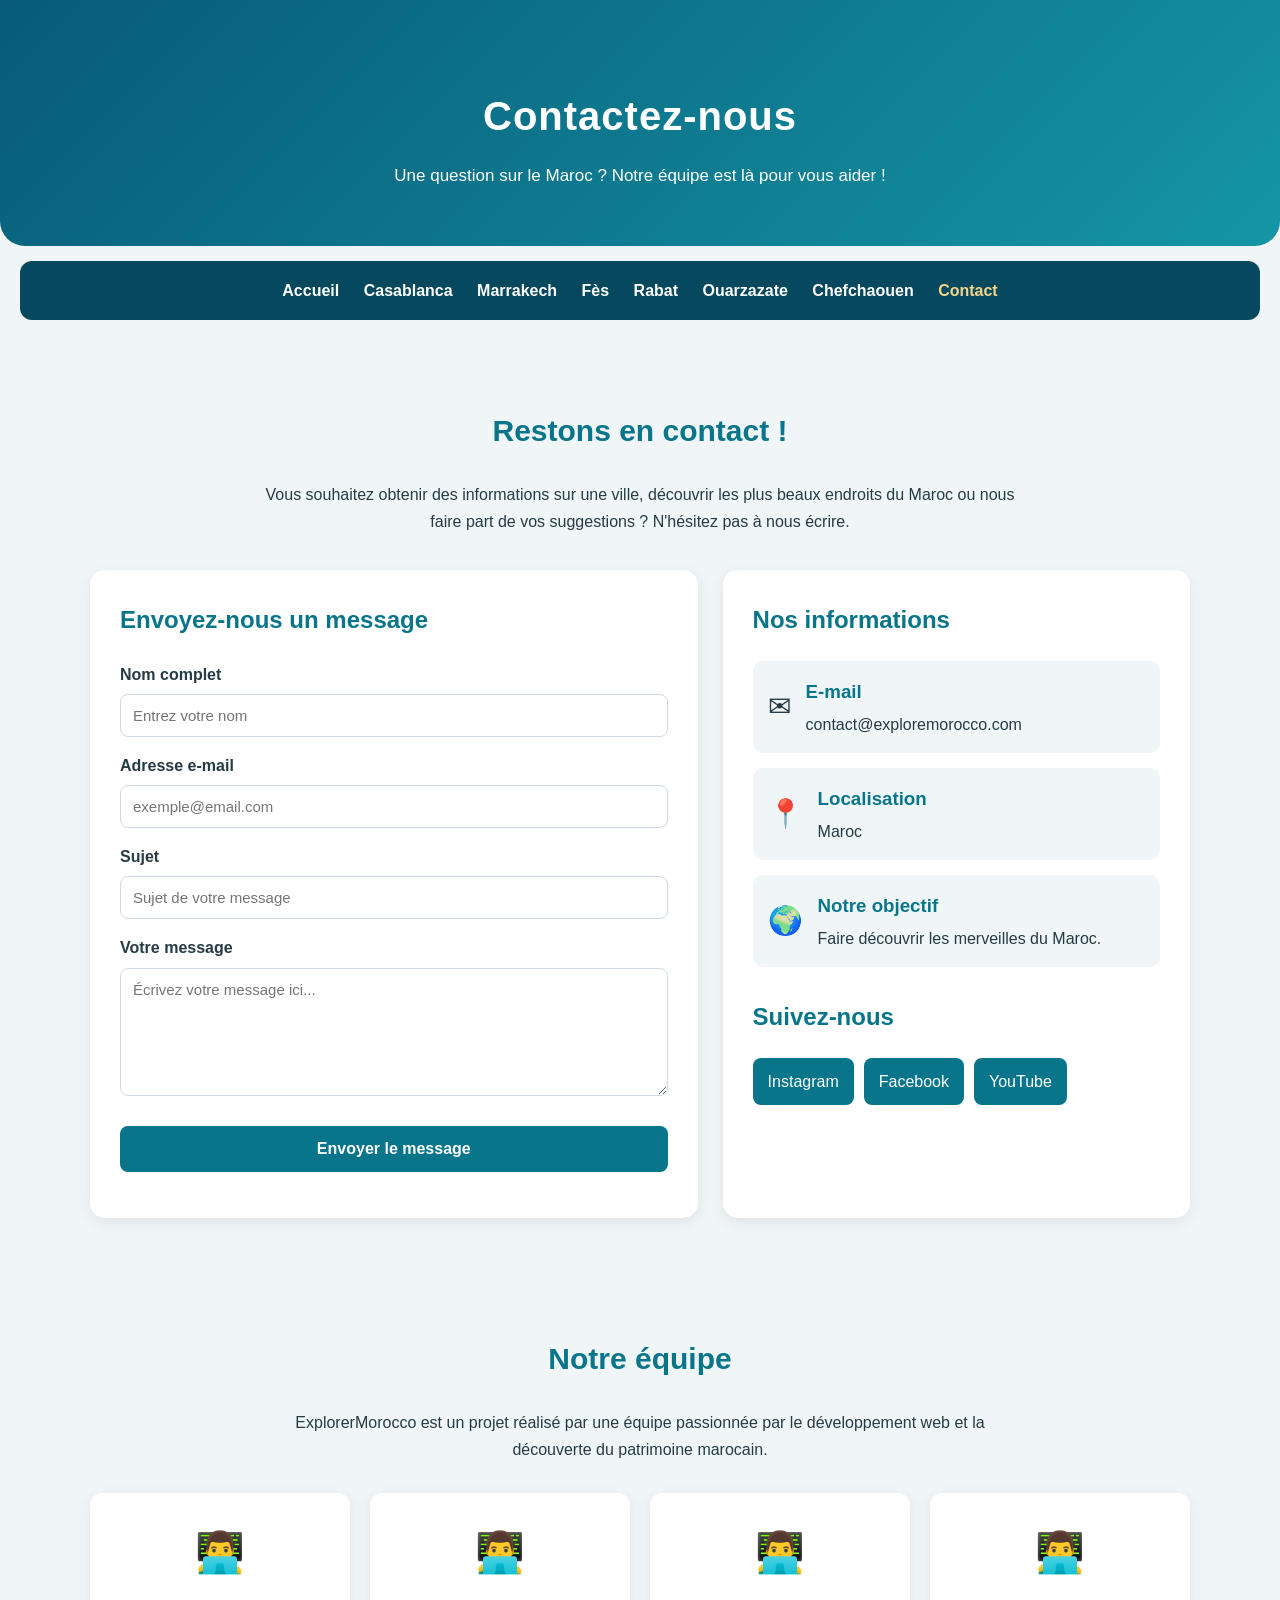
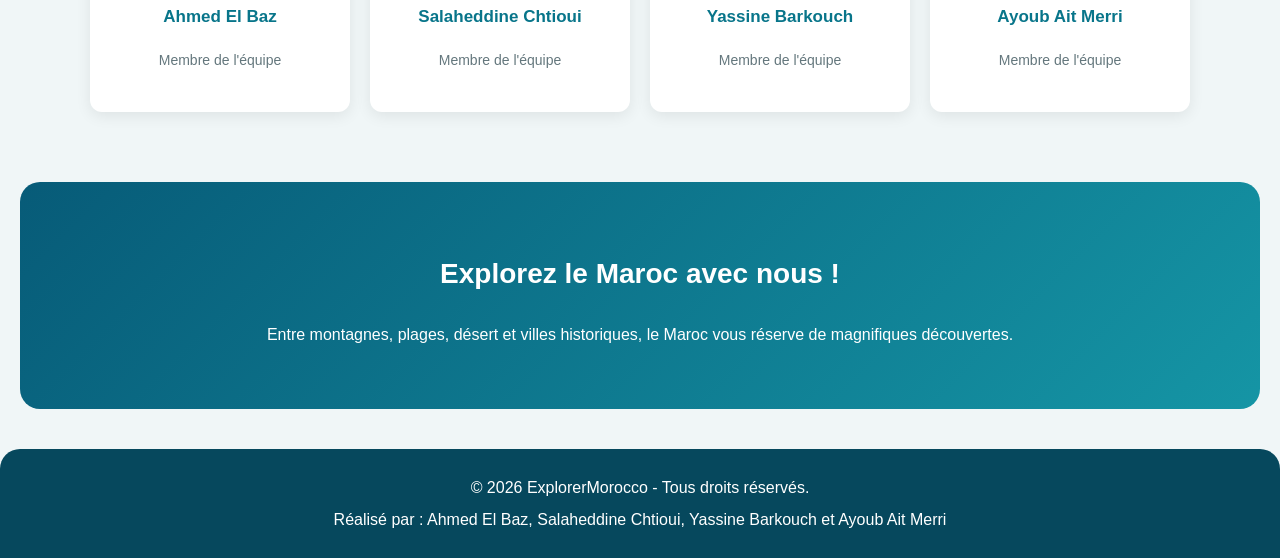
<file: Contact.html>
<!DOCTYPE html>
<html lang="fr">

<head>
    <meta charset="UTF-8">
    <meta name="viewport" content="width=device-width, initial-scale=1.0">
    <title>Contact - ExplorerMorocco</title>
    <link rel="stylesheet" href="css/Contact.css">
</head>

<body id="page-contact">

    <!-- HEADER -->
    <header id="contact-header">
        <h1>Contactez-nous</h1>
        <p>
            Une question sur le Maroc ?
            Notre équipe est là pour vous aider !
        </p>
    </header>

    <!-- NAVIGATION -->
    <nav id="main-nav">
        <a href="Accueil.html">Accueil</a>
        <a href="villes/Casablanca.html">Casablanca</a>
        <a href="villes/Marrakech.html">Marrakech</a>
        <a href="villes/Fès.html">Fès</a>
        <a href="villes/Rabat.html">Rabat</a>
        <a href="villes/Ouarzazate.html">Ouarzazate</a>
        <a href="villes/Chefchaouen.html">Chefchaouen</a>
        <a href="Contact.html" class="active">Contact</a>
    </nav>

    <!-- CONTACT SECTION -->
    <main>

        <section id="contact-section">

            <div class="contact-intro">
                <h2>Restons en contact !</h2>
                <p>
                    Vous souhaitez obtenir des informations sur une ville,
                    découvrir les plus beaux endroits du Maroc ou nous
                    faire part de vos suggestions ?
                    N'hésitez pas à nous écrire.
                </p>
            </div>

            <div class="contact-container">

                <!-- CONTACT FORM -->
                <div class="contact-form">

                    <h2>Envoyez-nous un message</h2>

                    <form id="contactForm">

                        <label for="nom">Nom complet</label>
                        <input
                            type="text"
                            id="nom"
                            name="nom"
                            placeholder="Entrez votre nom"
                            required
                        >

                        <label for="email">Adresse e-mail</label>
                        <input
                            type="email"
                            id="email"
                            name="email"
                            placeholder="exemple@email.com"
                            required
                        >

                        <label for="sujet">Sujet</label>
                        <input
                            type="text"
                            id="sujet"
                            name="sujet"
                            placeholder="Sujet de votre message"
                            required
                        >

                        <label for="message">Votre message</label>
                        <textarea
                            id="message"
                            name="message"
                            rows="6"
                            placeholder="Écrivez votre message ici..."
                            required
                        ></textarea>

                        <button type="submit">Envoyer le message</button>

                    </form>

                    <p id="form-status" aria-live="polite"></p>

                </div>

                <!-- CONTACT INFORMATION -->
                <div class="contact-info">

                    <h2>Nos informations</h2>

                    <div class="info-card">
                        <span class="info-icon">✉</span>
                        <div>
                            <h3>E-mail</h3>
                            <p>contact@exploremorocco.com</p>
                        </div>
                    </div>

                    <div class="info-card">
                        <span class="info-icon">📍</span>
                        <div>
                            <h3>Localisation</h3>
                            <p>Maroc</p>
                        </div>
                    </div>

                    <div class="info-card">
                        <span class="info-icon">🌍</span>
                        <div>
                            <h3>Notre objectif</h3>
                            <p>Faire découvrir les merveilles du Maroc.</p>
                        </div>
                    </div>

                    <h2 class="social-title">Suivez-nous</h2>

                    <div class="social-links">
                        <a href="https://www.instagram.com/" target="_blank">Instagram</a>
                        <a href="https://www.facebook.com/" target="_blank">Facebook</a>
                        <a href="https://www.youtube.com/" target="_blank">YouTube</a>
                    </div>

                </div>

            </div>

        </section>

        <!-- TEAM SECTION -->
        <section id="team-section">

            <h2>Notre équipe</h2>

            <p>
                ExplorerMorocco est un projet réalisé par une équipe
                passionnée par le développement web et la découverte
                du patrimoine marocain.
            </p>

            <div class="team-container">

                <div class="team-card">
                    <div class="team-icon">👨‍💻</div>
                    <h3>Ahmed El Baz</h3>
                    <p>Membre de l'équipe</p>
                </div>

                <div class="team-card">
                    <div class="team-icon">👨‍💻</div>
                    <h3>Salaheddine Chtioui</h3>
                    <p>Membre de l'équipe</p>
                </div>

                <div class="team-card">
                    <div class="team-icon">👨‍💻</div>
                    <h3>Yassine Barkouch</h3>
                    <p>Membre de l'équipe</p>
                </div>

                <div class="team-card">
                    <div class="team-icon">👨‍💻</div>
                    <h3>Ayoub Ait Merri</h3>
                    <p>Membre de l'équipe</p>
                </div>

            </div>

        </section>

        <!-- FINAL BANNER -->
        <section id="contact-banner">
            <h2>Explorez le Maroc avec nous !</h2>
            <p>
                Entre montagnes, plages, désert et villes historiques,
                le Maroc vous réserve de magnifiques découvertes.
            </p>
        </section>

    </main>

    <!-- FOOTER -->
    <footer id="main-footer">
        <p>&copy; 2026 ExplorerMorocco - Tous droits réservés.</p>
        <p>Réalisé par : Ahmed El Baz, Salaheddine Chtioui,
            Yassine Barkouch et Ayoub Ait Merri</p>
    </footer>

    <!-- SIMPLE FORM VALIDATION -->
    <script>
        const contactForm = document.getElementById("contactForm");
        const formStatus = document.getElementById("form-status");

        contactForm.addEventListener("submit", function(event) {
            event.preventDefault();

            formStatus.textContent =
                "Merci pour votre message ! Le formulaire est prêt, mais l'envoi réel nécessite un service de formulaire.";

            contactForm.reset();
        });
    </script>

</body>
</html>
</file>
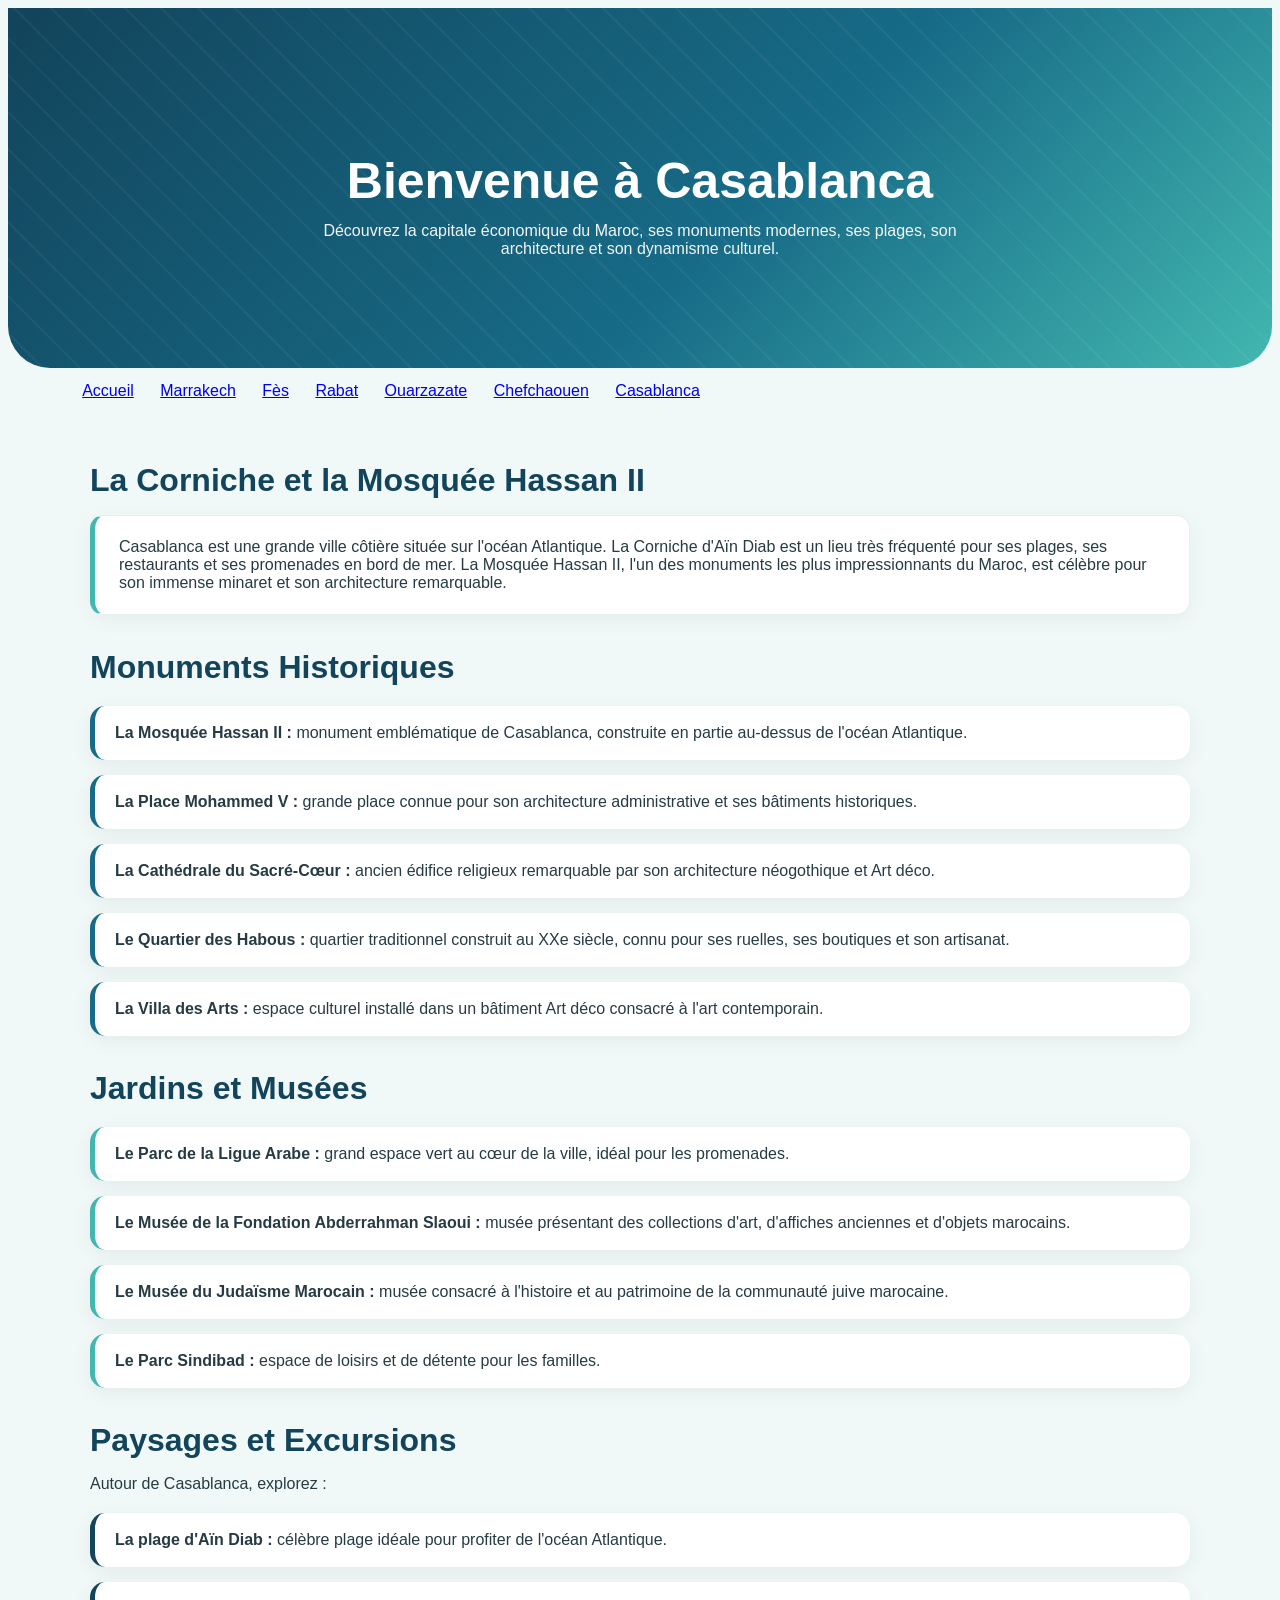
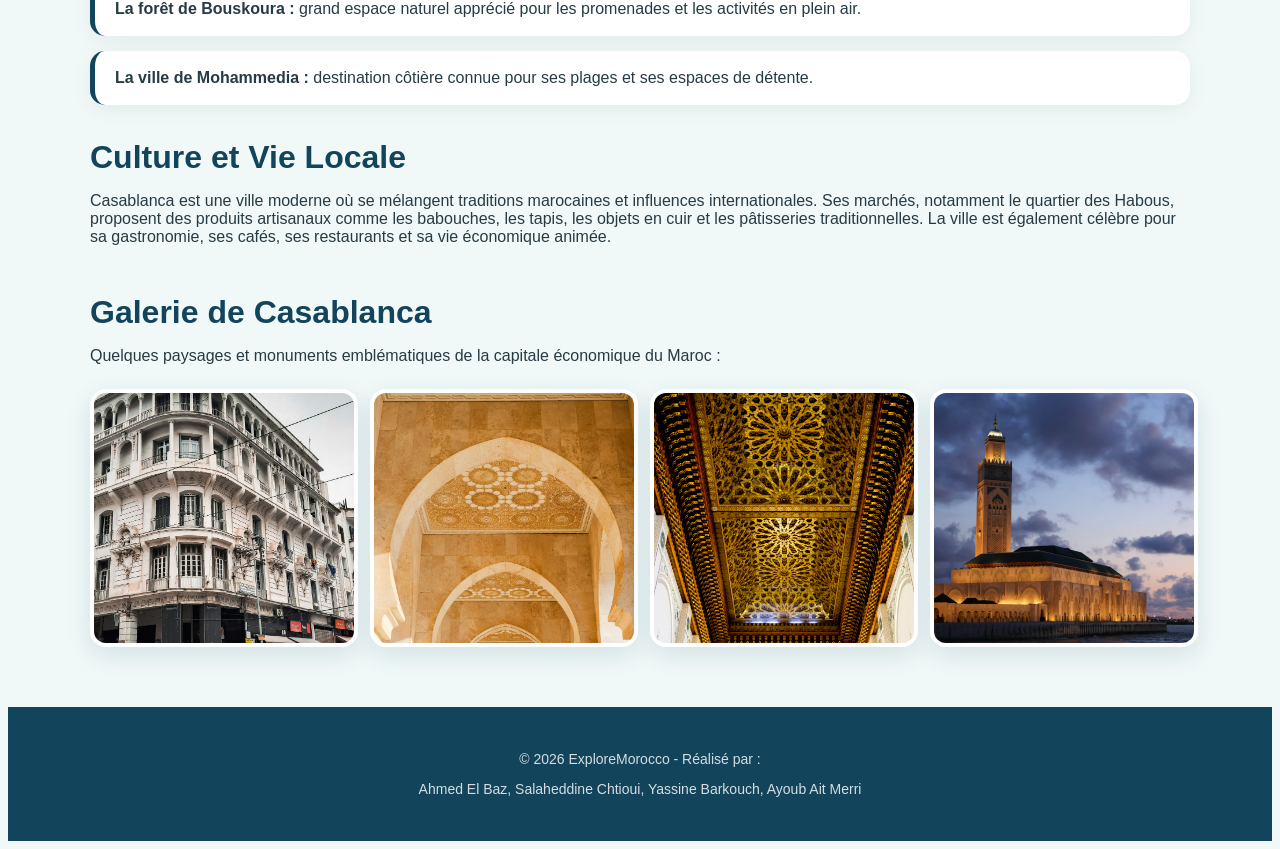
<file: villes/Casablanca.html>
<!DOCTYPE html>
<html lang="fr">

<head>
    <meta charset="UTF-8">
    <meta name="viewport" content="width=device-width, initial-scale=1.0">
    <title>Casablanca - Explorer le Maroc</title>
    <link rel="stylesheet" href="../css/Casablanca.css">
</head>

<body id="page-casablanca">

    <!-- HEADER -->
    <header id="bienvenueChef">
        <h1>Bienvenue à Casablanca</h1>
        <p>
            Découvrez la capitale économique du Maroc, ses monuments modernes,
            ses plages, son architecture et son dynamisme culturel.
        </p>
    </header>

    <!-- NAVIGATION -->
    <nav id="main-nav">
        <a href="../Accueil.html">Accueil</a>
        <a href="Marrakech.html">Marrakech</a>
        <a href="Fès.html">Fès</a>
        <a href="Rabat.html">Rabat</a>
        <a href="Ouarzazate.html">Ouarzazate</a>
        <a href="Chefchaouen.html">Chefchaouen</a>
        <a href="Casablanca.html" class="active">Casablanca</a>
    </nav>

    <!-- SECTION PRINCIPALE -->
    <section id="section-medina">

        <h2>La Corniche et la Mosquée Hassan II</h2>

        <p>
            Casablanca est une grande ville côtière située sur l'océan Atlantique.
            La Corniche d'Aïn Diab est un lieu très fréquenté pour ses plages,
            ses restaurants et ses promenades en bord de mer.
            La Mosquée Hassan II, l'un des monuments les plus impressionnants
            du Maroc, est célèbre pour son immense minaret et son architecture remarquable.
        </p>

        <!-- MONUMENTS HISTORIQUES -->
        <h2>Monuments Historiques</h2>

        <ul id="list-monuments">

            <li>
                <strong>La Mosquée Hassan II :</strong>
                monument emblématique de Casablanca, construite en partie
                au-dessus de l'océan Atlantique.
            </li>

            <li>
                <strong>La Place Mohammed V :</strong>
                grande place connue pour son architecture administrative
                et ses bâtiments historiques.
            </li>

            <li>
                <strong>La Cathédrale du Sacré-Cœur :</strong>
                ancien édifice religieux remarquable par son architecture
                néogothique et Art déco.
            </li>

            <li>
                <strong>Le Quartier des Habous :</strong>
                quartier traditionnel construit au XXe siècle, connu
                pour ses ruelles, ses boutiques et son artisanat.
            </li>

            <li>
                <strong>La Villa des Arts :</strong>
                espace culturel installé dans un bâtiment Art déco
                consacré à l'art contemporain.
            </li>

        </ul>

        <!-- JARDINS ET MUSEES -->
        <h2>Jardins et Musées</h2>

        <ul id="list-jardins">

            <li>
                <strong>Le Parc de la Ligue Arabe :</strong>
                grand espace vert au cœur de la ville,
                idéal pour les promenades.
            </li>

            <li>
                <strong>Le Musée de la Fondation Abderrahman Slaoui :</strong>
                musée présentant des collections d'art,
                d'affiches anciennes et d'objets marocains.
            </li>

            <li>
                <strong>Le Musée du Judaïsme Marocain :</strong>
                musée consacré à l'histoire et au patrimoine
                de la communauté juive marocaine.
            </li>

            <li>
                <strong>Le Parc Sindibad :</strong>
                espace de loisirs et de détente pour les familles.
            </li>

        </ul>

        <!-- PAYSAGES ET EXCURSIONS -->
        <h2>Paysages et Excursions</h2>

        <p>Autour de Casablanca, explorez :</p>

        <ul id="list-excursions">

            <li>
                <strong>La plage d'Aïn Diab :</strong>
                célèbre plage idéale pour profiter de l'océan Atlantique.
            </li>

            <li>
                <strong>La forêt de Bouskoura :</strong>
                grand espace naturel apprécié pour les promenades
                et les activités en plein air.
            </li>

            <li>
                <strong>La ville de Mohammedia :</strong>
                destination côtière connue pour ses plages
                et ses espaces de détente.
            </li>

        </ul>

        <!-- CULTURE -->
        <h2>Culture et Vie Locale</h2>

        <p>
            Casablanca est une ville moderne où se mélangent traditions marocaines
            et influences internationales. Ses marchés, notamment le quartier
            des Habous, proposent des produits artisanaux comme les babouches,
            les tapis, les objets en cuir et les pâtisseries traditionnelles.
            La ville est également célèbre pour sa gastronomie, ses cafés,
            ses restaurants et sa vie économique animée.
        </p>

    </section>

    <!-- GALERIE -->
    <section id="section-galerie">

        <h2>Galerie de Casablanca</h2>

        <p>
            Quelques paysages et monuments emblématiques
            de la capitale économique du Maroc :
        </p>

        <div id="galerie-grid">

            <img
                src="../images/Casablanca/casablanca_1.jpg"
                alt="Mosquée Hassan II"
                class="galerie-img"
            >

            <img
                src="../images/Casablanca/casablanca_2.jpg"
                alt="Corniche de Casablanca"
                class="galerie-img"
            >

            <img
                src="../images/Casablanca/casablanca_3.jpg"
                alt="Architecture de Casablanca"
                class="galerie-img"
            >

            <img
                src="../images/Casablanca/casablanca_4.jpg"
                alt="Place Mohammed V"
                class="galerie-img"
            >

        </div>

    </section>

    <!-- FOOTER -->
    <footer id="main-footer">

        <p>
            &copy; 2026 ExploreMorocco - Réalisé par :
        </p>

        <p>
            Ahmed El Baz, Salaheddine Chtioui,
            Yassine Barkouch, Ayoub Ait Merri
        </p>

    </footer>

</body>
</html>
</file>
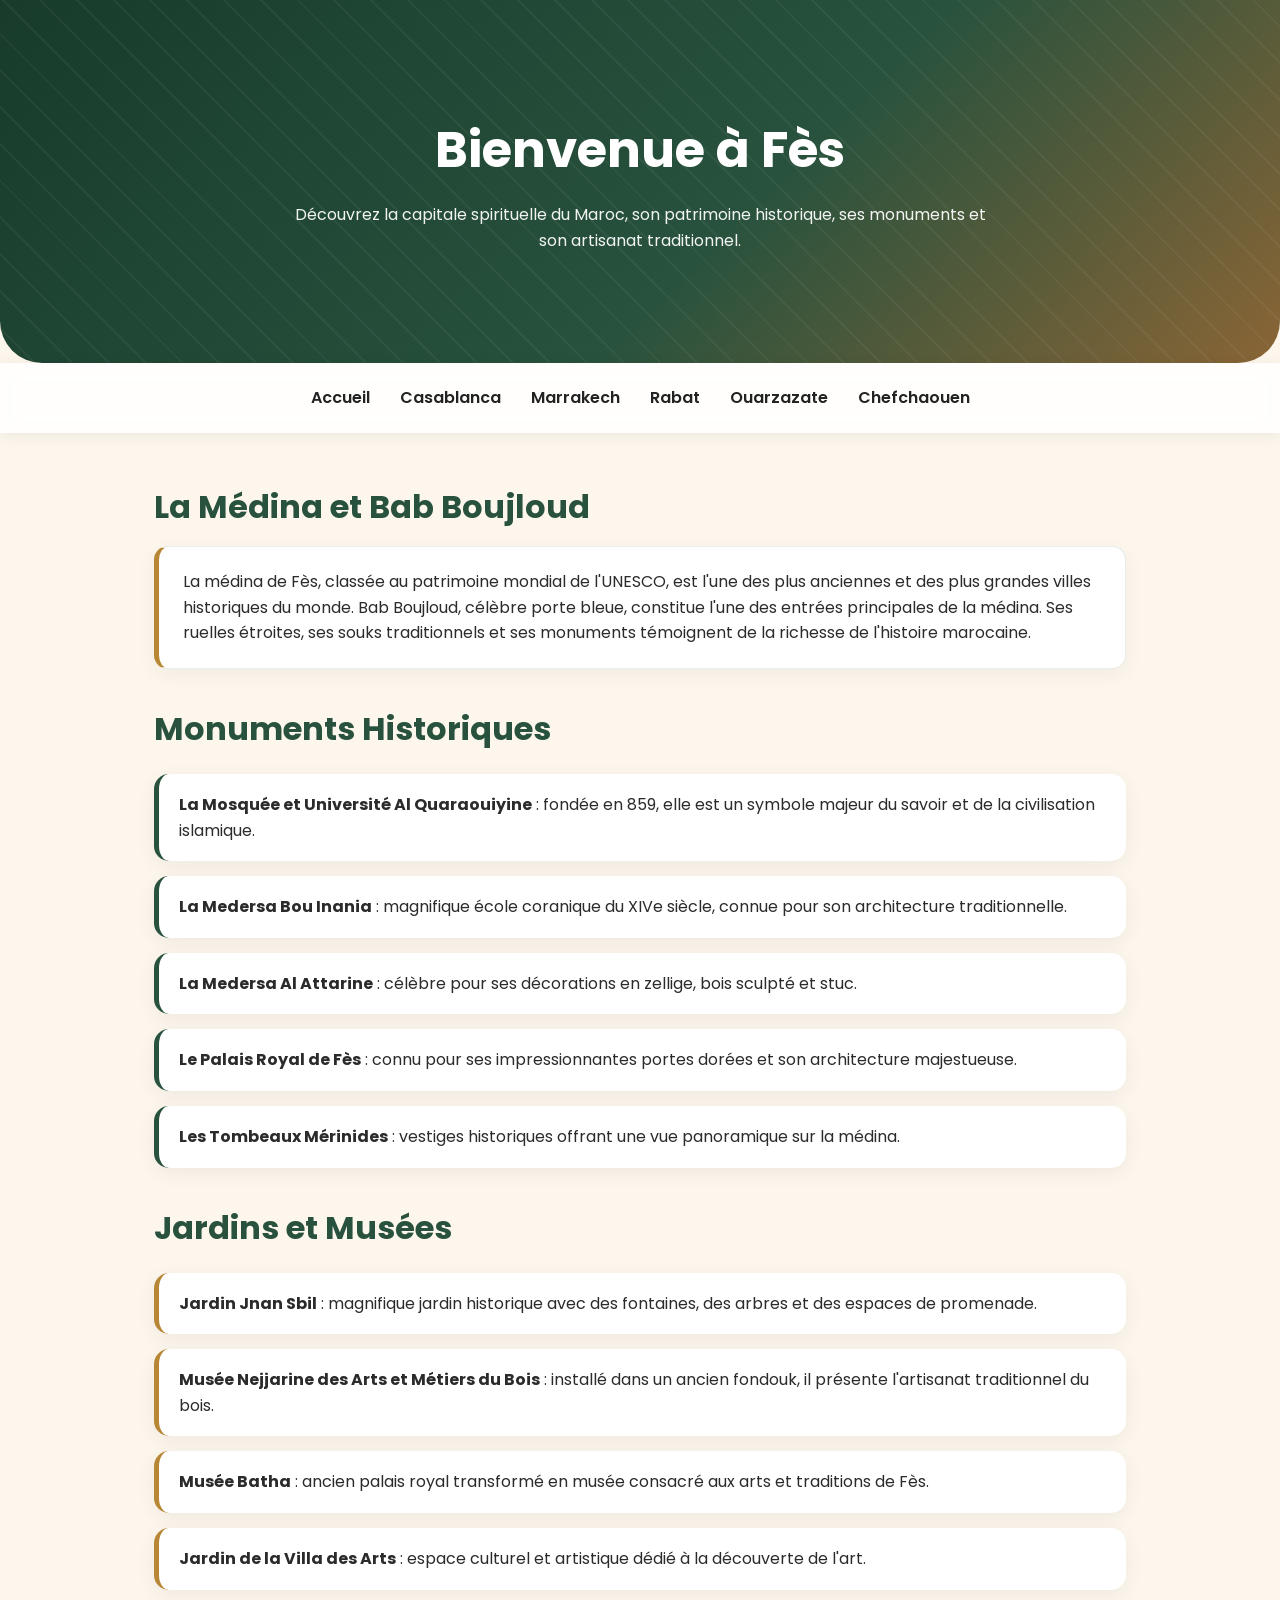
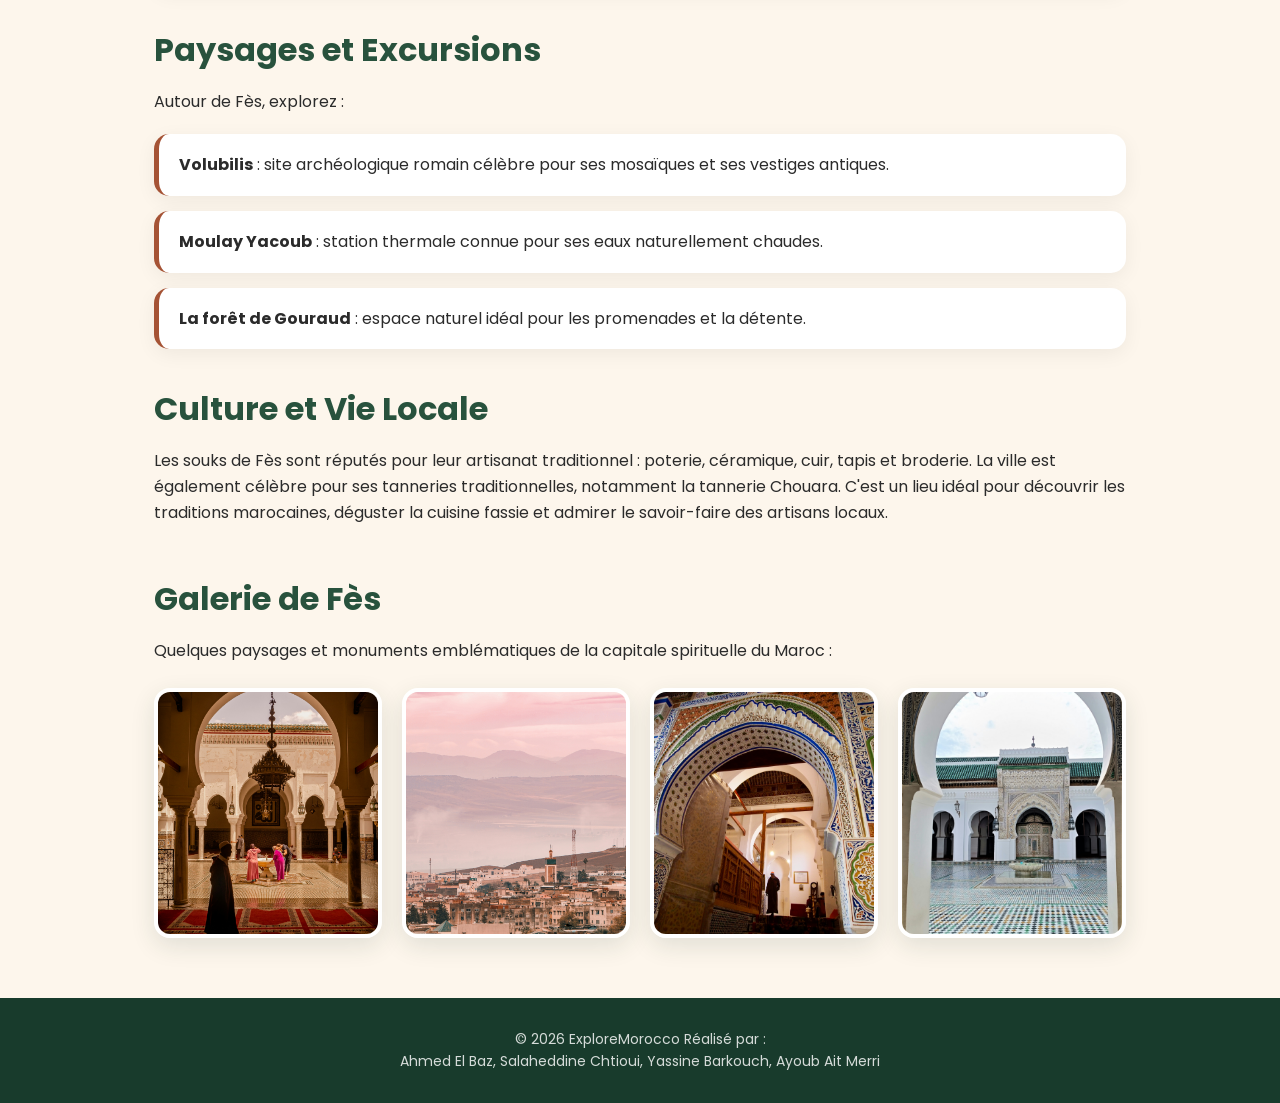
<file: villes/Fès.html>
<!DOCTYPE html>
<html lang="fr">
<head>
    <meta charset="UTF-8">
    <meta name="viewport" content="width=device-width, initial-scale=1.0">
    <title>Fès - Explorer le Maroc</title>
    <link rel="stylesheet" href="../css/style.css">
</head>
<body id="page-fes">

    <header id="bienvenueChef">
        <h1>Bienvenue à Fès</h1>
        <p>Découvrez la capitale spirituelle du Maroc, son patrimoine historique, ses monuments et son artisanat traditionnel.</p>
    </header>

    <nav id="main-nav" aria-label="Navigation principale">
        <a href="../Accueil.html" target="_self">Accueil</a>
        <a href="Casablanca.html" target="_self">Casablanca</a>
        <a href="Marrakech.html" target="_self">Marrakech</a>
        <a href="Rabat.html" target="_self">Rabat</a>
        <a href="Ouarzazate.html" target="_self">Ouarzazate</a>
        <a href="Chefchaouen.html" target="_self">Chefchaouen</a>
    </nav>

    <section id="section-medina">
        <h2>La Médina et Bab Boujloud</h2>
        <p>La médina de Fès, classée au patrimoine mondial de l'UNESCO, est l'une des plus anciennes et des plus grandes villes historiques du monde. Bab Boujloud, célèbre porte bleue, constitue l'une des entrées principales de la médina. Ses ruelles étroites, ses souks traditionnels et ses monuments témoignent de la richesse de l'histoire marocaine.</p>

        <h2>Monuments Historiques</h2>
        <ul id="list-monuments">
            <li><strong>La Mosquée et Université Al Quaraouiyine</strong> : fondée en 859, elle est un symbole majeur du savoir et de la civilisation islamique.</li>
            <li><strong>La Medersa Bou Inania</strong> : magnifique école coranique du XIVe siècle, connue pour son architecture traditionnelle.</li>
            <li><strong>La Medersa Al Attarine</strong> : célèbre pour ses décorations en zellige, bois sculpté et stuc.</li>
            <li><strong>Le Palais Royal de Fès</strong> : connu pour ses impressionnantes portes dorées et son architecture majestueuse.</li>
            <li><strong>Les Tombeaux Mérinides</strong> : vestiges historiques offrant une vue panoramique sur la médina.</li>
        </ul>

        <h2>Jardins et Musées</h2>
        <ul id="list-jardins">
            <li><strong>Jardin Jnan Sbil</strong> : magnifique jardin historique avec des fontaines, des arbres et des espaces de promenade.</li>
            <li><strong>Musée Nejjarine des Arts et Métiers du Bois</strong> : installé dans un ancien fondouk, il présente l'artisanat traditionnel du bois.</li>
            <li><strong>Musée Batha</strong> : ancien palais royal transformé en musée consacré aux arts et traditions de Fès.</li>
            <li><strong>Jardin de la Villa des Arts</strong> : espace culturel et artistique dédié à la découverte de l'art.</li>
        </ul>

        <h2>Paysages et Excursions</h2>
        <p>Autour de Fès, explorez :</p>
        <ul id="list-excursions">
            <li><strong>Volubilis</strong> : site archéologique romain célèbre pour ses mosaïques et ses vestiges antiques.</li>
            <li><strong>Moulay Yacoub</strong> : station thermale connue pour ses eaux naturellement chaudes.</li>
            <li><strong>La forêt de Gouraud</strong> : espace naturel idéal pour les promenades et la détente.</li>
        </ul>

        <h2>Culture et Vie Locale</h2>
        <p>Les souks de Fès sont réputés pour leur artisanat traditionnel : poterie, céramique, cuir, tapis et broderie. La ville est également célèbre pour ses tanneries traditionnelles, notamment la tannerie Chouara. C'est un lieu idéal pour découvrir les traditions marocaines, déguster la cuisine fassie et admirer le savoir-faire des artisans locaux.</p>
    </section>

    <section id="section-galerie">
        <h2>Galerie de Fès</h2>
        <p>Quelques paysages et monuments emblématiques de la capitale spirituelle du Maroc :</p>
        <div class="galerie" id="galerie-grid">
            <img class="galerie-img" src="../images/Fès/fès_1.jpg" alt="image de Fès">
            <img class="galerie-img" src="../images/Fès/fès_2.jpg" alt="image de Fès">
            <img class="galerie-img" src="../images/Fès/fès_3.jpg" alt="image de Fès">
            <img class="galerie-img" src="../images/Fès/fès_4.jpg" alt="image de Fès">
        </div>
    </section>

    <footer id="main-footer">
        <p align="center">&copy; 2026 ExploreMorocco Réalisé par :</p>
        <p align="center">Ahmed El Baz, Salaheddine Chtioui, Yassine Barkouch, Ayoub Ait Merri</p>
    </footer>

</body>
</html>
</file>
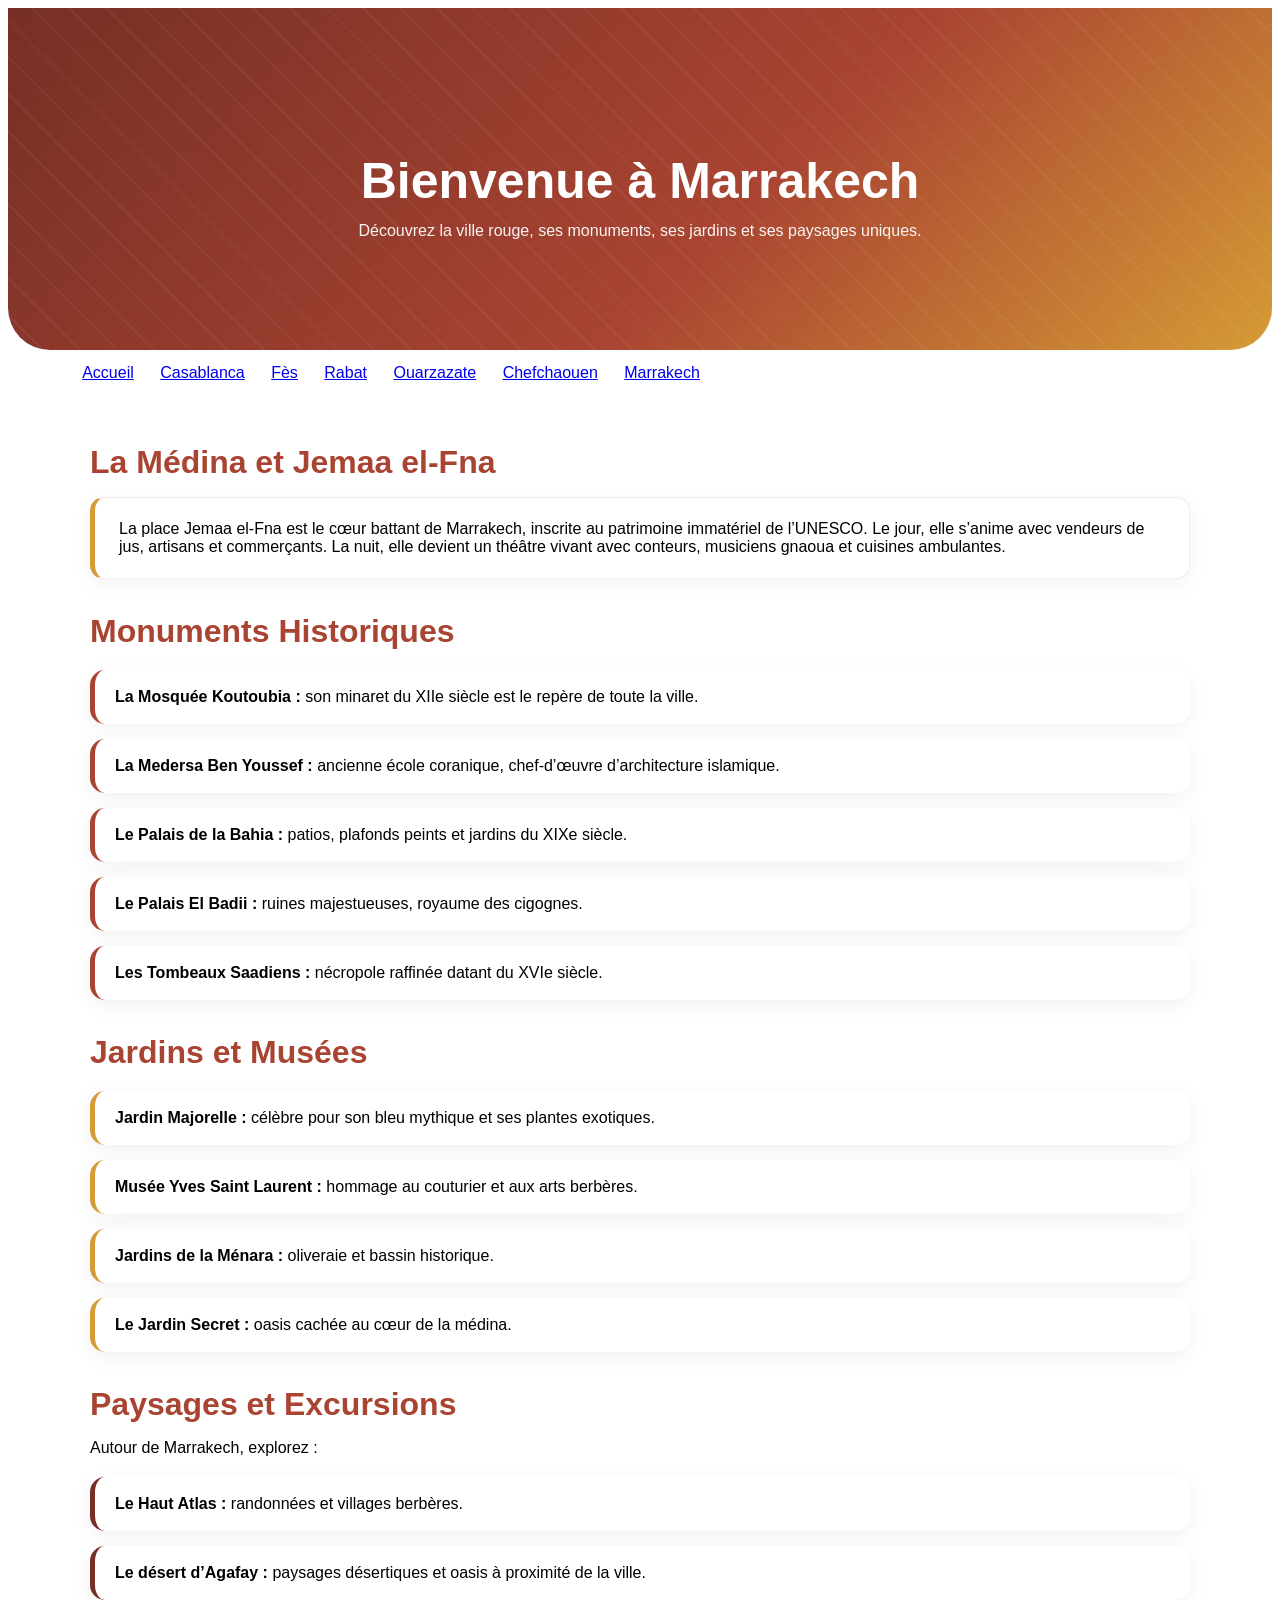
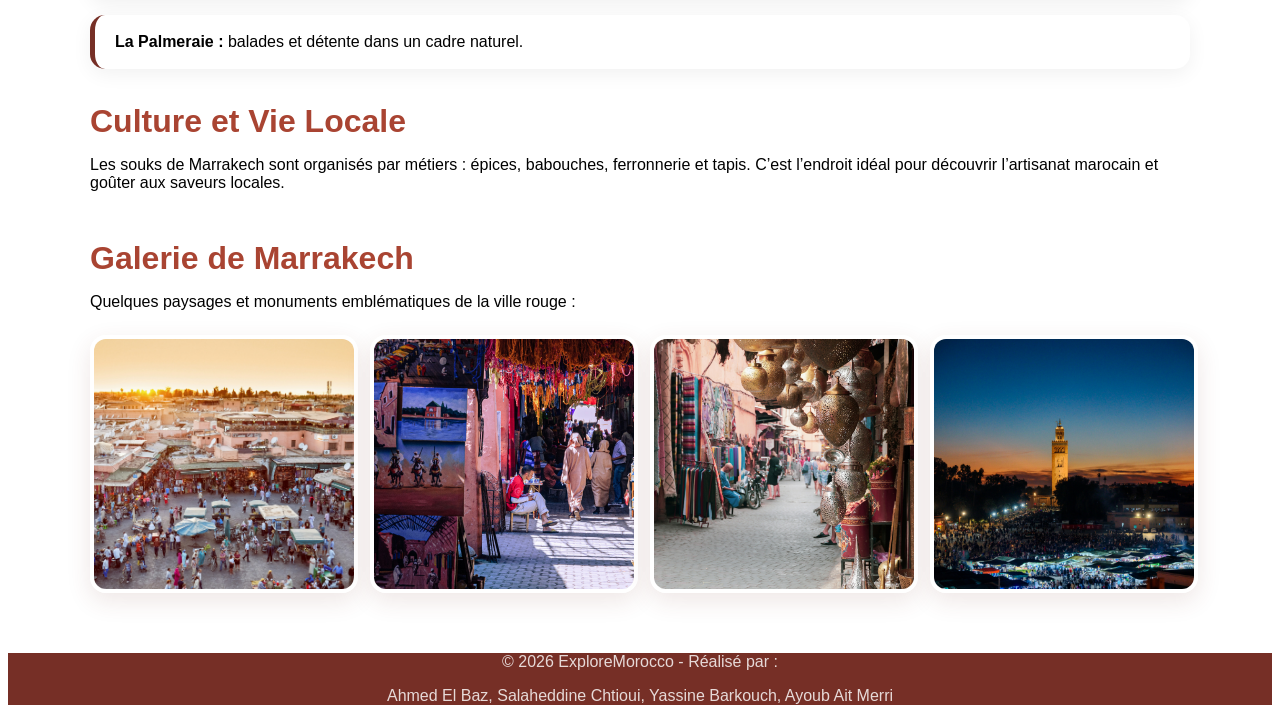
<file: villes/Marrakech.html>
<!DOCTYPE html>
<html lang="fr">

<head>
    <meta charset="UTF-8">
    <meta name="viewport" content="width=device-width, initial-scale=1.0">
    <title>Marrakech - Explorer le Maroc</title>
    <link rel="stylesheet" href="../css/Marrakech.css">
</head>

<body id="page-marrakech">

    <!-- HEADER -->
    <header id="bienvenueChef">
        <h1>Bienvenue à Marrakech</h1>
        <p>
            Découvrez la ville rouge, ses monuments, ses jardins
            et ses paysages uniques.
        </p>
    </header>

    <!-- NAVIGATION -->
    <nav id="main-nav">
        <a href="../Accueil.html">Accueil</a>
        <a href="Casablanca.html">Casablanca</a>
        <a href="Fès.html">Fès</a>
        <a href="Rabat.html">Rabat</a>
        <a href="Ouarzazate.html">Ouarzazate</a>
        <a href="Chefchaouen.html">Chefchaouen</a>
        <a href="Marrakech.html" class="active">Marrakech</a>
    </nav>

    <!-- SECTION PRINCIPALE -->
    <section id="section-medina">

        <h2>La Médina et Jemaa el-Fna</h2>

        <p>
            La place Jemaa el-Fna est le cœur battant de Marrakech,
            inscrite au patrimoine immatériel de l’UNESCO.
            Le jour, elle s’anime avec vendeurs de jus, artisans
            et commerçants. La nuit, elle devient un théâtre vivant
            avec conteurs, musiciens gnaoua et cuisines ambulantes.
        </p>

        <!-- MONUMENTS HISTORIQUES -->
        <h2>Monuments Historiques</h2>

        <ul id="list-monuments">
            <li>
                <strong>La Mosquée Koutoubia :</strong>
                son minaret du XIIe siècle est le repère de toute la ville.
            </li>

            <li>
                <strong>La Medersa Ben Youssef :</strong>
                ancienne école coranique, chef-d’œuvre d’architecture islamique.
            </li>

            <li>
                <strong>Le Palais de la Bahia :</strong>
                patios, plafonds peints et jardins du XIXe siècle.
            </li>

            <li>
                <strong>Le Palais El Badii :</strong>
                ruines majestueuses, royaume des cigognes.
            </li>

            <li>
                <strong>Les Tombeaux Saadiens :</strong>
                nécropole raffinée datant du XVIe siècle.
            </li>
        </ul>

        <!-- JARDINS ET MUSEES -->
        <h2>Jardins et Musées</h2>

        <ul id="list-jardins">
            <li>
                <strong>Jardin Majorelle :</strong>
                célèbre pour son bleu mythique et ses plantes exotiques.
            </li>

            <li>
                <strong>Musée Yves Saint Laurent :</strong>
                hommage au couturier et aux arts berbères.
            </li>

            <li>
                <strong>Jardins de la Ménara :</strong>
                oliveraie et bassin historique.
            </li>

            <li>
                <strong>Le Jardin Secret :</strong>
                oasis cachée au cœur de la médina.
            </li>
        </ul>

        <!-- PAYSAGES ET EXCURSIONS -->
        <h2>Paysages et Excursions</h2>

        <p>
            Autour de Marrakech, explorez :
        </p>

        <ul id="list-excursions">
            <li>
                <strong>Le Haut Atlas :</strong>
                randonnées et villages berbères.
            </li>

            <li>
                <strong>Le désert d’Agafay :</strong>
                paysages désertiques et oasis à proximité de la ville.
            </li>

            <li>
                <strong>La Palmeraie :</strong>
                balades et détente dans un cadre naturel.
            </li>
        </ul>

        <!-- CULTURE -->
        <h2>Culture et Vie Locale</h2>

        <p>
            Les souks de Marrakech sont organisés par métiers :
            épices, babouches, ferronnerie et tapis.
            C’est l’endroit idéal pour découvrir l’artisanat marocain
            et goûter aux saveurs locales.
        </p>

    </section>

    <!-- GALERIE -->
    <section id="section-galerie">

        <h2>Galerie de Marrakech</h2>

        <p>
            Quelques paysages et monuments emblématiques de la ville rouge :
        </p>

        <div id="galerie-grid">

            <img
                src="../images/Marrakech/marrakech_1.jpg"
                alt="Place Jemaa el-Fna"
                class="galerie-img"
            >

            <img
                src="../images/Marrakech/marrakech_2.jpg"
                alt="Mosquée Koutoubia"
                class="galerie-img"
            >

            <img
                src="../images/Marrakech/marrakech_3.jpg"
                alt="Jardin Majorelle"
                class="galerie-img"
            >

            <img
                src="../images/Marrakech/marrakech_4.jpg"
                alt="Palais de la Bahia"
                class="galerie-img"
            >

        </div>

    </section>

    <!-- FOOTER -->
    <footer id="main-footer">

        <p align="center">
            &copy; 2026 ExploreMorocco - Réalisé par :
        </p>

        <p align="center">
            Ahmed El Baz, Salaheddine Chtioui,
            Yassine Barkouch, Ayoub Ait Merri
        </p>

    </footer>

</body>
</html>
</file>
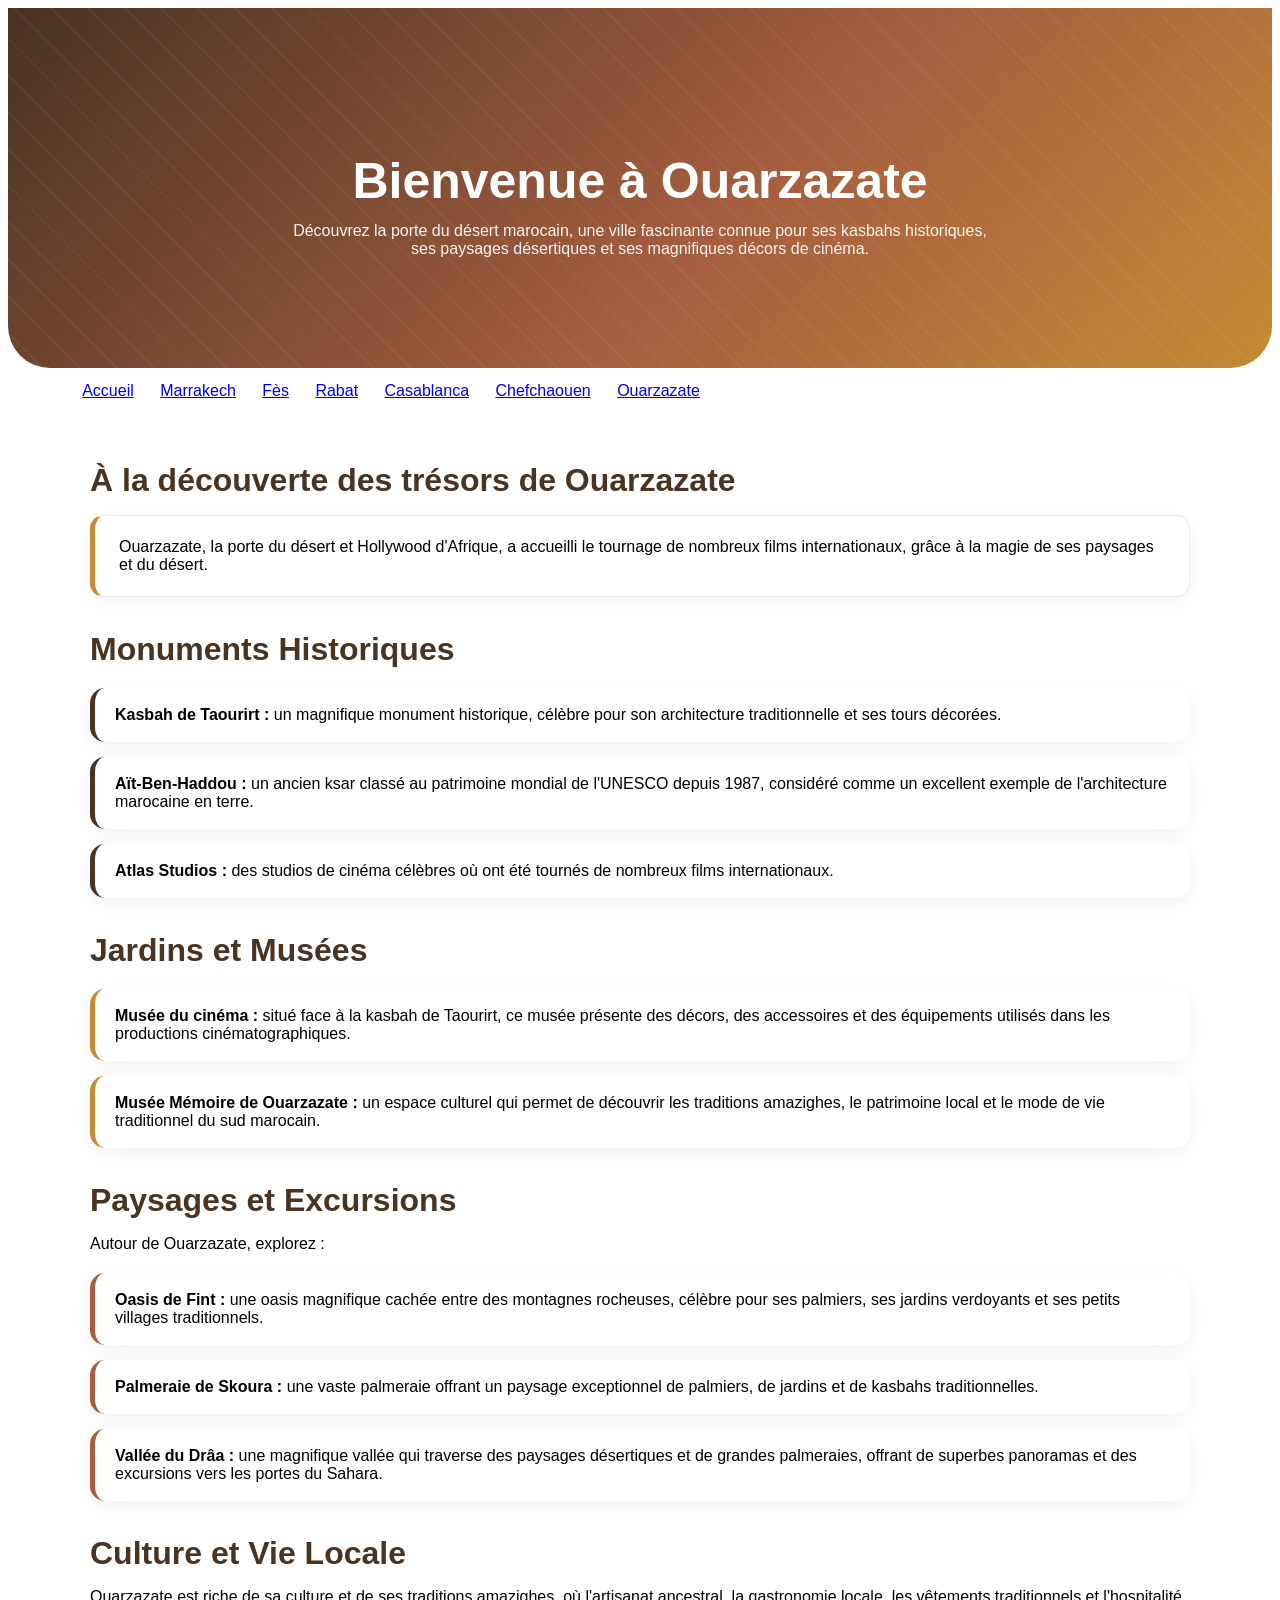
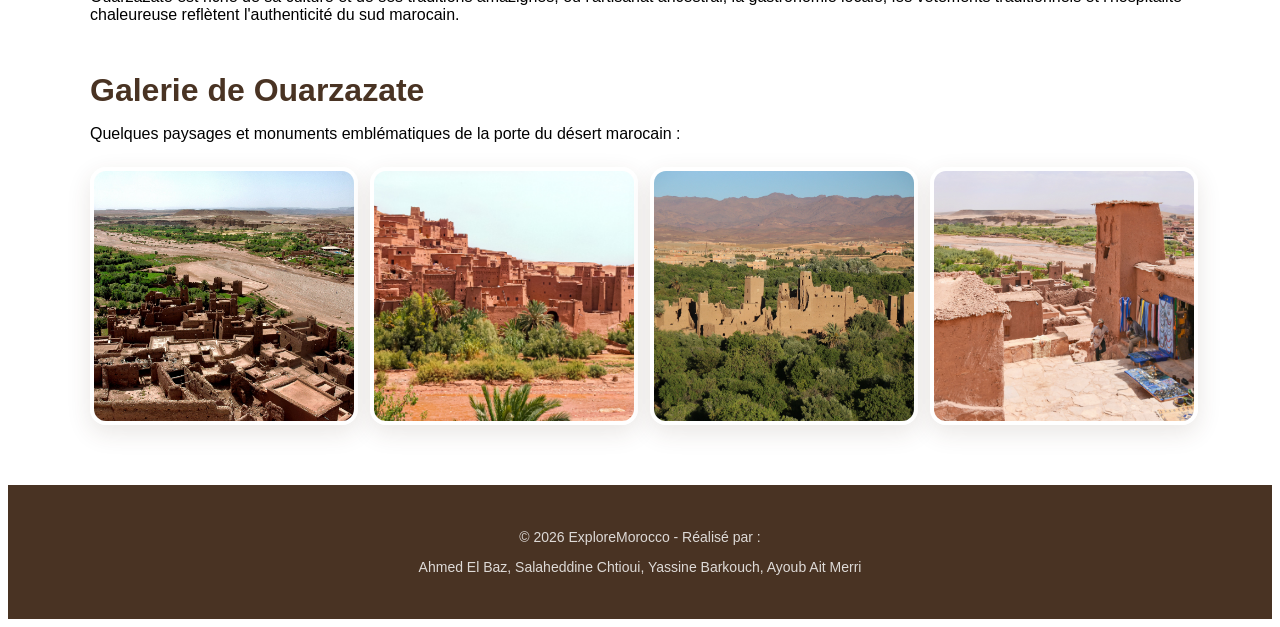
<file: villes/Ouarzazate.html>
<!DOCTYPE html>
<html lang="fr">

<head>
    <meta charset="UTF-8">
    <meta name="viewport" content="width=device-width, initial-scale=1.0">
    <title>Ouarzazate - Explorer le Maroc</title>
    <link rel="stylesheet" href="../css/Ouarzazate.css">
</head>

<body id="page-ouarzazate">

    <!-- HEADER -->
    <header id="bienvenueChef">
        <h1>Bienvenue à Ouarzazate</h1>
        <p>
            Découvrez la porte du désert marocain, une ville fascinante
            connue pour ses kasbahs historiques, ses paysages désertiques
            et ses magnifiques décors de cinéma.
        </p>
    </header>

    <!-- NAVIGATION -->
    <nav id="main-nav">
        <a href="../Accueil.html">Accueil</a>
        <a href="Marrakech.html">Marrakech</a>
        <a href="Fès.html">Fès</a>
        <a href="Rabat.html">Rabat</a>
        <a href="Casablanca.html">Casablanca</a>
        <a href="Chefchaouen.html">Chefchaouen</a>
        <a href="Ouarzazate.html" class="active">Ouarzazate</a>
    </nav>

    <!-- SECTION PRINCIPALE -->
    <section id="section-medina">

        <h2>À la découverte des trésors de Ouarzazate</h2>

        <p>
            Ouarzazate, la porte du désert et Hollywood d'Afrique,
            a accueilli le tournage de nombreux films internationaux,
            grâce à la magie de ses paysages et du désert.
        </p>

        <!-- MONUMENTS HISTORIQUES -->
        <h2>Monuments Historiques</h2>

        <ul id="list-monuments">

            <li>
                <strong>Kasbah de Taourirt :</strong>
                un magnifique monument historique, célèbre pour son
                architecture traditionnelle et ses tours décorées.
            </li>

            <li>
                <strong>Aït-Ben-Haddou :</strong>
                un ancien ksar classé au patrimoine mondial de l'UNESCO
                depuis 1987, considéré comme un excellent exemple
                de l'architecture marocaine en terre.
            </li>

            <li>
                <strong>Atlas Studios :</strong>
                des studios de cinéma célèbres où ont été tournés
                de nombreux films internationaux.
            </li>

        </ul>

        <!-- MUSEES -->
        <h2>Jardins et Musées</h2>

        <ul id="list-jardins">

            <li>
                <strong>Musée du cinéma :</strong>
                situé face à la kasbah de Taourirt, ce musée présente
                des décors, des accessoires et des équipements utilisés
                dans les productions cinématographiques.
            </li>

            <li>
                <strong>Musée Mémoire de Ouarzazate :</strong>
                un espace culturel qui permet de découvrir les traditions
                amazighes, le patrimoine local et le mode de vie
                traditionnel du sud marocain.
            </li>

        </ul>

        <!-- PAYSAGES ET EXCURSIONS -->
        <h2>Paysages et Excursions</h2>

        <p>Autour de Ouarzazate, explorez :</p>

        <ul id="list-excursions">

            <li>
                <strong>Oasis de Fint :</strong>
                une oasis magnifique cachée entre des montagnes rocheuses,
                célèbre pour ses palmiers, ses jardins verdoyants
                et ses petits villages traditionnels.
            </li>

            <li>
                <strong>Palmeraie de Skoura :</strong>
                une vaste palmeraie offrant un paysage exceptionnel
                de palmiers, de jardins et de kasbahs traditionnelles.
            </li>

            <li>
                <strong>Vallée du Drâa :</strong>
                une magnifique vallée qui traverse des paysages désertiques
                et de grandes palmeraies, offrant de superbes panoramas
                et des excursions vers les portes du Sahara.
            </li>

        </ul>

        <!-- CULTURE -->
        <h2>Culture et Vie Locale</h2>

        <p>
            Ouarzazate est riche de sa culture et de ses traditions
            amazighes, où l'artisanat ancestral, la gastronomie locale,
            les vêtements traditionnels et l'hospitalité chaleureuse
            reflètent l'authenticité du sud marocain.
        </p>

    </section>

    <!-- GALERIE -->
    <section id="section-galerie">

        <h2>Galerie de Ouarzazate</h2>

        <p>
            Quelques paysages et monuments emblématiques
            de la porte du désert marocain :
        </p>

        <div id="galerie-grid">

            <img
                src="../images/Ouarzazate/ouarzazate_1.jpg"
                alt="Kasbah de Taourirt"
                class="galerie-img"
            >

            <img
                src="../images/Ouarzazate/ouarzazate_2.jpg"
                alt="Aït-Ben-Haddou"
                class="galerie-img"
            >

            <img
                src="../images/Ouarzazate/ouarzazate_3.jpg"
                alt="Paysages désertiques"
                class="galerie-img"
            >

            <img
                src="../images/Ouarzazate/ouarzazate_4.jpg"
                alt="Oasis de Fint"
                class="galerie-img"
            >

        </div>

    </section>

    <!-- FOOTER -->
    <footer id="main-footer">

        <p>
            &copy; 2026 ExploreMorocco - Réalisé par :
        </p>

        <p>
            Ahmed El Baz, Salaheddine Chtioui,
            Yassine Barkouch, Ayoub Ait Merri
        </p>

    </footer>

</body>
</html>
</file>
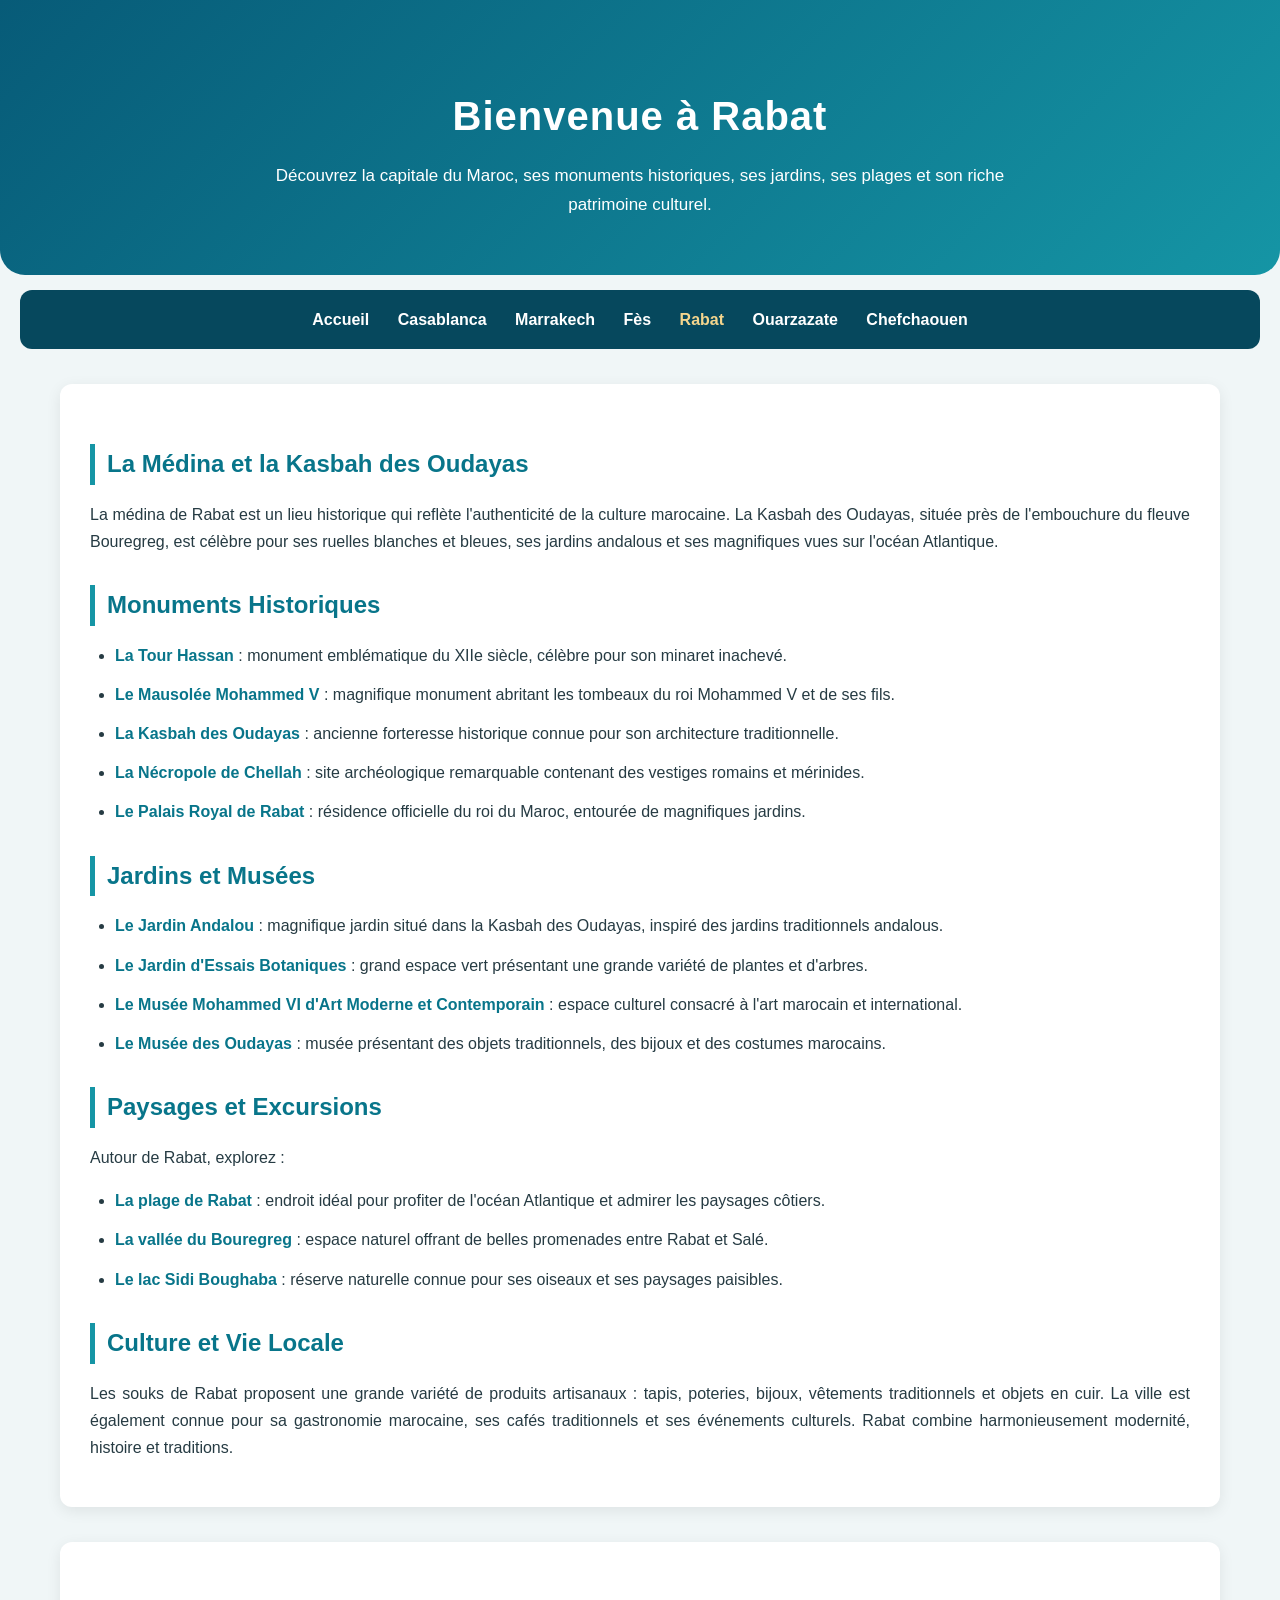
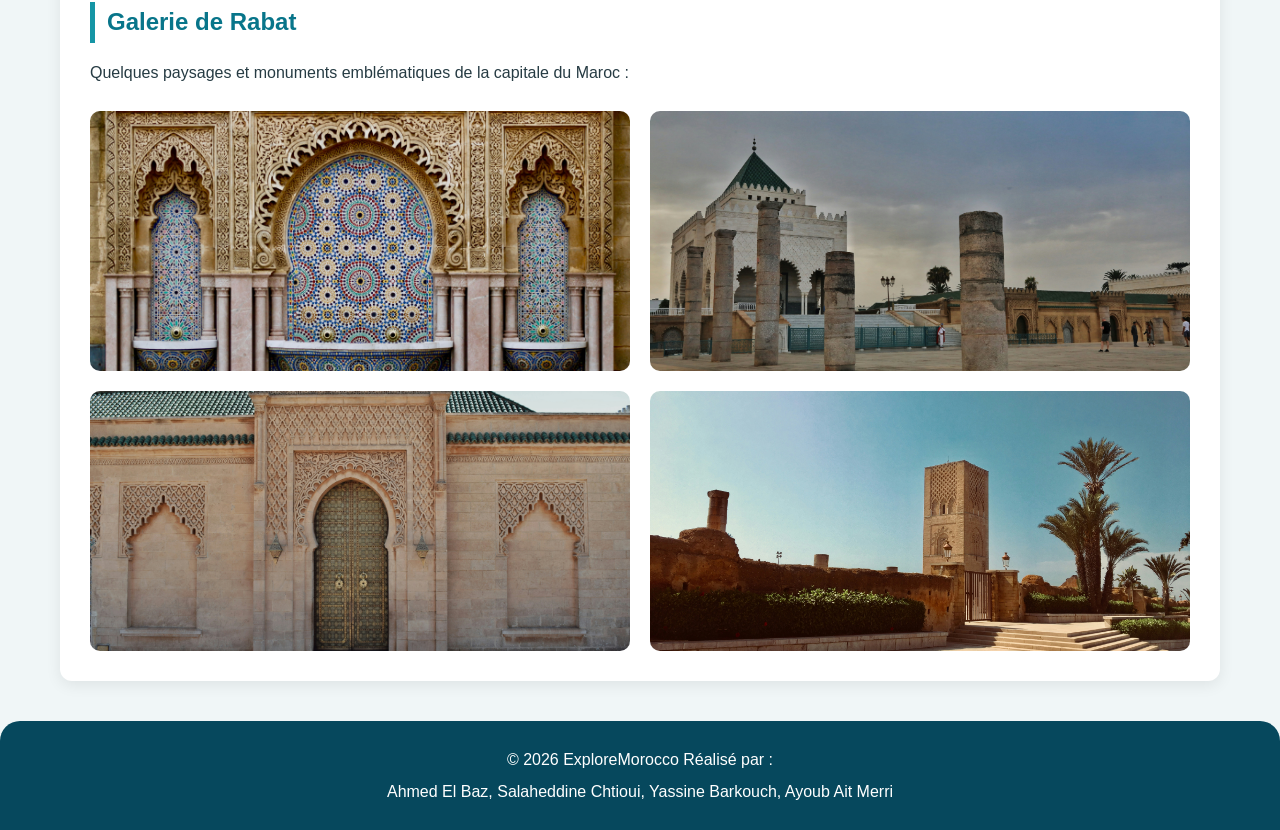
<file: villes/Rabat.html>
<!DOCTYPE html>
<html lang="fr">
<head>
    <meta charset="UTF-8">
    <title>Rabat - Explorer le Maroc</title>
    <link rel="stylesheet" href="../css/Rabat.css">
</head>

<body id="page-rabat">

    <header id="bienvenueChef">
        <h1>Bienvenue à Rabat</h1>
        <p>
            Découvrez la capitale du Maroc, ses monuments historiques,
            ses jardins, ses plages et son riche patrimoine culturel.
        </p>
    </header>

    <nav id="main-nav">
        <a href="../Accueil.html" target="_self">Accueil</a>
        <a href="Casablanca.html" target="_self">Casablanca</a>
        <a href="Marrakech.html" target="_self">Marrakech</a>
        <a href="Fès.html" target="_self">Fès</a>
        <a href="Rabat.html" target="_self" class="active">Rabat</a>
        <a href="Ouarzazate.html" target="_self">Ouarzazate</a>
        <a href="Chefchaouen.html" target="_self">Chefchaouen</a>
    </nav>

    <section id="section-medina">

        <h2>La Médina et la Kasbah des Oudayas</h2>
        <p>
            La médina de Rabat est un lieu historique qui reflète
            l'authenticité de la culture marocaine. La Kasbah des Oudayas,
            située près de l'embouchure du fleuve Bouregreg, est célèbre
            pour ses ruelles blanches et bleues, ses jardins andalous
            et ses magnifiques vues sur l'océan Atlantique.
        </p>

        <h2>Monuments Historiques</h2>
        <ul id="list-monuments">
            <li><strong>La Tour Hassan</strong> : monument emblématique du XIIe siècle, célèbre pour son minaret inachevé.</li>
            <li><strong>Le Mausolée Mohammed V</strong> : magnifique monument abritant les tombeaux du roi Mohammed V et de ses fils.</li>
            <li><strong>La Kasbah des Oudayas</strong> : ancienne forteresse historique connue pour son architecture traditionnelle.</li>
            <li><strong>La Nécropole de Chellah</strong> : site archéologique remarquable contenant des vestiges romains et mérinides.</li>
            <li><strong>Le Palais Royal de Rabat</strong> : résidence officielle du roi du Maroc, entourée de magnifiques jardins.</li>
        </ul>

        <h2>Jardins et Musées</h2>
        <ul id="list-jardins">
            <li><strong>Le Jardin Andalou</strong> : magnifique jardin situé dans la Kasbah des Oudayas, inspiré des jardins traditionnels andalous.</li>
            <li><strong>Le Jardin d'Essais Botaniques</strong> : grand espace vert présentant une grande variété de plantes et d'arbres.</li>
            <li><strong>Le Musée Mohammed VI d'Art Moderne et Contemporain</strong> : espace culturel consacré à l'art marocain et international.</li>
            <li><strong>Le Musée des Oudayas</strong> : musée présentant des objets traditionnels, des bijoux et des costumes marocains.</li>
        </ul>

        <h2>Paysages et Excursions</h2>
        <p>Autour de Rabat, explorez :</p>
        <ul id="list-excursions">
            <li><strong>La plage de Rabat</strong> : endroit idéal pour profiter de l'océan Atlantique et admirer les paysages côtiers.</li>
            <li><strong>La vallée du Bouregreg</strong> : espace naturel offrant de belles promenades entre Rabat et Salé.</li>
            <li><strong>Le lac Sidi Boughaba</strong> : réserve naturelle connue pour ses oiseaux et ses paysages paisibles.</li>
        </ul>

        <h2>Culture et Vie Locale</h2>
        <p>
            Les souks de Rabat proposent une grande variété de produits
            artisanaux : tapis, poteries, bijoux, vêtements traditionnels
            et objets en cuir. La ville est également connue pour sa
            gastronomie marocaine, ses cafés traditionnels et ses
            événements culturels. Rabat combine harmonieusement
            modernité, histoire et traditions.
        </p>

    </section>

    <section id="section-galerie">
        <h2>Galerie de Rabat</h2>
        <p>Quelques paysages et monuments emblématiques de la capitale du Maroc :</p>

        <div class="galerie-grid">
            <img class="galerie-img" src="../images/Rabat/rabat_1.jpg" alt="Vue de Rabat">
            <img class="galerie-img" src="../images/Rabat/rabat_2.jpg" alt="Monument de Rabat">
            <img class="galerie-img" src="../images/Rabat/rabat_3.jpg" alt="Kasbah des Oudayas">
            <img class="galerie-img" src="../images/Rabat/rabat_4.jpg" alt="Paysage de Rabat">
        </div>
    </section>

    <footer id="main-footer">
        <p align="center">&copy; 2026 ExploreMorocco Réalisé par :</p>
        <p align="center">
            Ahmed El Baz, Salaheddine Chtioui,
            Yassine Barkouch, Ayoub Ait Merri
        </p>
    </footer>

</body>
</html>
</file>
<file: css/Contact.css>
/* =================================
   GENERAL STYLE
================================= */

#page-contact {
    margin: 0;
    padding: 0;
    font-family: Arial, sans-serif;
    background-color: #f0f6f7;
    color: #263b43;
    line-height: 1.7;
}

/* =================================
   HEADER
================================= */

#page-contact #contact-header {
    background: linear-gradient(135deg, #075b78, #1595a5);
    color: white;
    text-align: center;
    padding: 55px 20px;
    border-radius: 0 0 25px 25px;
}

#page-contact #contact-header h1 {
    font-size: 40px;
    margin-bottom: 12px;
    letter-spacing: 1px;
}

#page-contact #contact-header p {
    font-size: 17px;
    max-width: 800px;
    margin: auto;
}

/* =================================
   NAVIGATION
================================= */

#page-contact #main-nav {
    background-color: #06485d;
    padding: 16px;
    text-align: center;
    position: sticky;
    top: 0;
    z-index: 100;
    border-radius: 12px;
    margin: 15px 20px;
}

#page-contact #main-nav a {
    color: white;
    text-decoration: none;
    margin: 0 10px;
    font-weight: bold;
    transition: 0.3s;
}

#page-contact #main-nav a:hover,
#page-contact #main-nav a.active {
    color: #f4d58d;
}

/* =================================
   CONTACT SECTION
================================= */

#page-contact #contact-section {
    max-width: 1100px;
    margin: 40px auto;
    padding: 20px;
}

#page-contact .contact-intro {
    text-align: center;
    margin-bottom: 35px;
}

#page-contact .contact-intro h2 {
    color: #08758a;
    font-size: 30px;
}

#page-contact .contact-intro p {
    max-width: 750px;
    margin: auto;
}

/* =================================
   CONTACT CONTAINER
================================= */

#page-contact .contact-container {
    display: grid;
    grid-template-columns: 1.3fr 1fr;
    gap: 25px;
}

/* =================================
   CONTACT FORM
================================= */

#page-contact .contact-form,
#page-contact .contact-info {
    background-color: white;
    padding: 30px;
    border-radius: 15px;
    box-shadow: 0 4px 15px rgba(0, 0, 0, 0.08);
}

#page-contact .contact-form h2,
#page-contact .contact-info h2 {
    color: #08758a;
    margin-top: 0;
    margin-bottom: 20px;
}

#page-contact .contact-form label {
    display: block;
    margin-top: 15px;
    margin-bottom: 6px;
    font-weight: bold;
}

#page-contact .contact-form input,
#page-contact .contact-form textarea {
    width: 100%;
    padding: 12px;
    border: 1px solid #cbdde1;
    border-radius: 8px;
    font-size: 15px;
    font-family: Arial, sans-serif;
    box-sizing: border-box;
    outline: none;
    transition: 0.3s;
}

#page-contact .contact-form input:focus,
#page-contact .contact-form textarea:focus {
    border-color: #1595a5;
    box-shadow: 0 0 5px rgba(21, 149, 165, 0.3);
}

#page-contact .contact-form textarea {
    resize: vertical;
}

/* SEND BUTTON */

#page-contact .contact-form button {
    width: 100%;
    margin-top: 22px;
    padding: 14px;
    border: none;
    border-radius: 8px;
    background-color: #08758a;
    color: white;
    font-size: 16px;
    font-weight: bold;
    cursor: pointer;
    transition: 0.3s;
}

#page-contact .contact-form button:hover {
    background-color: #06485d;
    transform: translateY(-2px);
}

/* FORM STATUS */

#page-contact #form-status {
    color: #08758a;
    font-weight: bold;
    margin-top: 15px;
}

/* =================================
   CONTACT INFORMATION
================================= */

#page-contact .info-card {
    display: flex;
    align-items: center;
    gap: 15px;
    background-color: #f0f6f7;
    padding: 15px;
    border-radius: 10px;
    margin-bottom: 15px;
}

#page-contact .info-icon {
    font-size: 28px;
}

#page-contact .info-card h3 {
    color: #08758a;
    margin: 0;
}

#page-contact .info-card p {
    margin: 3px 0 0;
    overflow-wrap: anywhere;
}

#page-contact .social-title {
    margin-top: 30px !important;
}

/* SOCIAL LINKS */

#page-contact .social-links {
    display: flex;
    flex-wrap: wrap;
    gap: 10px;
}

#page-contact .social-links a {
    text-decoration: none;
    background-color: #08758a;
    color: white;
    padding: 10px 15px;
    border-radius: 8px;
    transition: 0.3s;
}

#page-contact .social-links a:hover {
    background-color: #06485d;
}

/* =================================
   TEAM SECTION
================================= */

#page-contact #team-section {
    max-width: 1100px;
    margin: 40px auto;
    padding: 30px;
    text-align: center;
}

#page-contact #team-section h2 {
    color: #08758a;
    font-size: 30px;
}

#page-contact #team-section > p {
    max-width: 750px;
    margin: 0 auto 30px;
}

#page-contact .team-container {
    display: grid;
    grid-template-columns: repeat(4, 1fr);
    gap: 20px;
}

#page-contact .team-card {
    background-color: white;
    padding: 25px 15px;
    border-radius: 12px;
    box-shadow: 0 4px 15px rgba(0, 0, 0, 0.08);
    transition: 0.3s;
}

#page-contact .team-card:hover {
    transform: translateY(-5px);
}

#page-contact .team-icon {
    font-size: 40px;
}

#page-contact .team-card h3 {
    color: #08758a;
    font-size: 17px;
}

#page-contact .team-card p {
    color: #64777d;
    font-size: 14px;
}

/* =================================
   FINAL BANNER
================================= */

#page-contact #contact-banner {
    background: linear-gradient(135deg, #075b78, #1595a5);
    color: white;
    text-align: center;
    padding: 45px 20px;
    margin: 40px 20px;
    border-radius: 20px;
}

#page-contact #contact-banner h2 {
    font-size: 28px;
}

/* =================================
   FOOTER
================================= */

#page-contact #main-footer {
    background-color: #06485d;
    color: white;
    text-align: center;
    padding: 20px;
    margin-top: 40px;
    border-radius: 20px 20px 0 0;
}

#page-contact #main-footer p {
    margin: 5px;
}

/* =================================
   RESPONSIVE DESIGN
================================= */

@media (max-width: 850px) {

    #page-contact .contact-container {
        grid-template-columns: 1fr;
    }

    #page-contact .team-container {
        grid-template-columns: repeat(2, 1fr);
    }
}

@media (max-width: 600px) {

    #page-contact #contact-header h1 {
        font-size: 30px;
    }

    #page-contact #main-nav a {
        display: inline-block;
        margin: 7px;
    }

    #page-contact .contact-form,
    #page-contact .contact-info {
        padding: 20px;
    }

    #page-contact .team-container {
        grid-template-columns: 1fr;
    }

    #page-contact #contact-banner h2 {
        font-size: 23px;
    }
}
</file>
<file: css/Casablanca.css>
/* ============================= */
/* CASABLANCA PAGE STYLING */
/* ============================= */

#page-casablanca {
    --casa-blue: #176b87;
    --casa-dark: #12445b;
    --casa-turquoise: #42b7b0;
    --casa-light: #e5f4f5;

    font-family: 'Poppins', sans-serif;
    background: #f0f8f8;
    color: #263b43;
}

/* HEADER */

#page-casablanca #bienvenueChef {
    display: block;
    position: relative;
    top: auto;
    z-index: auto;
    text-align: center;

    padding: clamp(65px, 10vw, 110px) 20px;

    background:
        repeating-linear-gradient(
            45deg,
            transparent 0 24px,
            rgba(255,255,255,0.045) 24px 26px
        ),
        linear-gradient(
            135deg,
            var(--casa-dark),
            var(--casa-blue) 58%,
            var(--casa-turquoise)
        );

    color: white;
    border-radius: 0 0 42px 42px;
    box-shadow: none;
    backdrop-filter: none;
}

#page-casablanca #bienvenueChef h1 {
    font-size: clamp(32px, 5vw, 50px);
    margin-bottom: 12px;
}

#page-casablanca #bienvenueChef p {
    max-width: 700px;
    margin: 0 auto;
    opacity: 0.94;
}

/* NAVIGATION */

#page-casablanca #main-nav {
    justify-content: center;
    flex-wrap: wrap;
    gap: 8px;
    padding: 14px 5%;
}

#page-casablanca #main-nav a {
    margin: 0;
    padding: 8px 11px;
    border: 0;
    border-radius: 8px;
}

#page-casablanca #main-nav a:hover {
    background: var(--casa-light);
}

/* MAIN SECTIONS */

#page-casablanca #section-medina,
#page-casablanca #section-galerie {
    max-width: 1100px;
    margin: 48px auto;
    padding: 0 5%;
}

#page-casablanca #section-medina h2,
#page-casablanca #section-galerie h2 {
    margin: 34px 0 14px;
    color: var(--casa-dark);
    font-size: clamp(25px, 4vw, 32px);
}

/* INTRODUCTION */

#page-casablanca #section-medina > h2:first-child + p {
    padding: 22px 24px;
    background: white;

    border: 1px solid rgba(23,107,135,0.1);
    border-left: 5px solid var(--casa-turquoise);

    border-radius: 14px;
    box-shadow: 0 5px 20px rgba(0,0,0,0.05);
}

/* LISTS */

#page-casablanca #list-monuments,
#page-casablanca #list-jardins,
#page-casablanca #list-excursions {
    list-style: none;
    display: grid;
    gap: 15px;

    margin: 20px 0 30px;
    padding: 0;
}

#page-casablanca #list-monuments li,
#page-casablanca #list-jardins li,
#page-casablanca #list-excursions li {
    background: white;
    padding: 18px 20px;

    border-radius: 15px;
    box-shadow: 0 5px 20px rgba(0,0,0,0.06);

    transition: 0.3s;
}

/* DIFFERENT COLORS FOR EACH LIST */

#page-casablanca #list-monuments li {
    border-left: 5px solid var(--casa-blue);
}

#page-casablanca #list-jardins li {
    border-left: 5px solid var(--casa-turquoise);
}

#page-casablanca #list-excursions li {
    border-left: 5px solid var(--casa-dark);
}

/* HOVER EFFECT */

#page-casablanca #list-monuments li:hover,
#page-casablanca #list-jardins li:hover,
#page-casablanca #list-excursions li:hover {
    transform: translateY(-3px);
}

/* GALLERY */

#page-casablanca #galerie-grid {
    display: grid;

    grid-template-columns: repeat(
        auto-fit,
        minmax(220px, 1fr)
    );

    gap: 20px;
    margin-top: 24px;
}

#page-casablanca .galerie-img {
    width: 100%;
    height: 250px;
    object-fit: cover;

    border: 4px solid white;
    border-radius: 16px;

    box-shadow: 0 8px 24px rgba(18,68,91,0.12);

    transition: transform 0.25s, box-shadow 0.25s;
}

#page-casablanca .galerie-img:hover {
    transform: translateY(-5px);

    box-shadow: 0 14px 30px rgba(18,68,91,0.2);
}

/* FOOTER */

#page-casablanca #main-footer {
    margin-top: 60px;
    background: var(--casa-dark);
    color: rgba(255,255,255,0.82);

    padding: 30px;
    text-align: center;
    font-size: 14px;
}

/* RESPONSIVE DESIGN */

@media (max-width: 600px) {

    #page-casablanca #main-nav {
        gap: 2px;
        padding: 10px 4%;
    }

    #page-casablanca #main-nav a {
        font-size: 14px;
        padding: 7px 8px;
    }

    #page-casablanca #section-medina,
    #page-casablanca #section-galerie {
        margin: 34px auto;
    }

    #page-casablanca #section-medina > h2:first-child + p {
        padding: 17px;
    }

    #page-casablanca .galerie-img {
        height: 220px;
    }

}
</file>
<file: css/style.css>
@import url('https://fonts.googleapis.com/css2?family=Poppins:wght@400;600;700&display=swap');

:root{
  --sand: #fdf6ec;
  --terracotta: #c65d3a;
  --majorelle: #1a4d8f;
  --saffron: #ffb703;
  --text: #2b2b2b;
  --card-bg: #ffffff;
}

*{
  margin:0;
  padding:0;
  box-sizing:border-box;
}

body{
  font-family: 'Poppins', sans-serif;
  background: var(--sand);
  color: var(--text);
  line-height: 1.6;
}
header{
  background: rgba(255,255,255,0.9);
  backdrop-filter: blur(10px);
  padding: 15px 5%;
  display: flex;
  justify-content: space-between;
  align-items: center;
  position: sticky;
  top:0;
  z-index: 100;
  box-shadow: 0 2px 15px rgba(0,0,0,0.07);
}

#menu-button{
  display:none;
  width:44px;
  height:44px;
  align-items:center;
  justify-content:center;
  border:1px solid rgba(26,77,143,0.15);
  border-radius:12px;
  background:#fff;
  color:var(--majorelle);
  box-shadow:0 3px 10px rgba(0,0,0,0.06);
  line-height:1;
  padding:0;
  font-size:26px;
  cursor:pointer;
  transition:background 0.2s, transform 0.2s;
}

#menu-button:hover{
  background:var(--sand);
}

#menu-button:focus-visible,
#menu-principal a:focus-visible{
  outline:3px solid var(--saffron);
  outline-offset:3px;
}

#menu-principal{
  display:flex;
  align-items:center;
  gap:8px;
}

#menu-principal a{
  margin:0;
}

#menu-principal > a{
  padding:10px 12px;
  border-radius:9px;
}

#menu-principal > a:hover{
  background:var(--sand);
}

#btn-villes{
  display:inline-block;
  padding:10px 12px;
  border-radius:9px;
}

#btn-villes:hover{
  background:var(--sand);
}

#btn-villes::after{
  content:'⌄';
  margin-left:7px;
  font-size:14px;
}

#btn-villes[aria-expanded="true"]::after{
  content:'⌃';
}

nav a{
  text-decoration:none;
  color: var(--text);
  font-weight: 600;
  margin: 0 12px;
  position:relative;
  transition:0.3s;
}

nav a:hover, nav a.active{
  color: var(--terracotta);
}

nav a.active::after{
  content:'';
  position:absolute;
  bottom:-5px;
  left:0;
  width:100%;
  height:3px;
  background:var(--saffron);
  border-radius:2px;
}

#villes-wrapper{
  position:relative;
  display:inline-block;
}

#liste-villes{
  position:absolute;
  top:calc(100% + 12px);
  left:0;
  min-width:210px;
  flex-direction:column;
  padding:8px;
  background:#fff;
  border:1px solid rgba(26,77,143,0.1);
  border-radius:14px;
  box-shadow:0 12px 30px rgba(0,0,0,0.16);
  z-index:9999;
}

#liste-villes a{
  display:block;
  margin:0;
  padding:10px 14px;
  border-radius:8px;
  color:var(--text);
  white-space:nowrap;
}

#liste-villes a:hover{
  color:var(--majorelle);
  background:var(--sand);
}

#bienvenue{
  text-align:center;
  padding: 90px 20px;
  background: linear-gradient(135deg, var(--majorelle) 0%, #2a7ab5 100%);
  color:white;
  border-radius: 0 0 50px 50px;
}

#bienvenue h1{
  font-size: clamp(28px, 5vw, 48px);
  margin-bottom:15px;
}

#bienvenue p{
  max-width:650px;
  margin:0 auto 25px;
  opacity:0.9;
}

.btn{
  display:inline-block;
  background: var(--saffron);
  color:#000;
  padding:12px 28px;
  border-radius:30px;
  text-decoration:none;
  font-weight:700;
  transition:0.3s;
}

.btn:hover{
  transform: translateY(-3px);
  box-shadow:0 8px 20px rgba(0,0,0,0.2);
  background:#fff;
}

#a-propos{
  max-width:900px;
  margin: 60px auto;
  text-align:center;
  padding:0 20px;
}

#a-propos h2, #decouvrir h2{
  font-size:32px;
  margin-bottom:15px;
  color: var(--majorelle);
}

#decouvrir{
  padding: 20px 5% 60px;
  text-align:center;
}
 #decouvrir article a:hover {
  font-weight: bold;
 }
.cards {
  display: flex;
  gap: 25px;
  justify-content: center;
  flex-wrap: wrap;
  padding: 30px 20px;
}

.cards article{
  background: var(--card-bg);
  flex: 1 1 300px;
  max-width: 380px;
  padding: 30px 25px;
  border-radius: 20px;
  box-shadow: 0 10px 30px rgba(0,0,0,0.08);
  transition:0.4s;
  border-top: 4px solid var(--saffron);
}

.cards article:hover{
  transform: translateY(-10px);
  box-shadow: 0 20px 40px rgba(0,0,0,0.12);
}

.cards article:nth-child(2){
  border-top-color: var(--terracotta);
}
.cards article:nth-child(3){
  border-top-color: var(--majorelle);
}

.cards h3{
  margin-bottom:10px;
  color: var(--text);
}

.cards p{
  font-size:14px;
  color:#666;
  min-height:50px;
}

footer{
  background:#111;
  color:#aaa;
  padding:30px;
  text-align:center;
  font-size:14px;
}

@media (max-width: 768px){
  #menu-button{
    display:flex;
    position:relative;
    z-index:1001;
  }

  #menu-principal{
    display:none;
    position:absolute;
    top:100%;
    left:0;
    width:100%;
    max-height:calc(100vh - 100px);
    max-height:calc(100dvh - 100px);
    overflow-y:auto;
    align-items:stretch;
    flex-direction:column;
    gap:4px;
    padding:14px 5% 20px;
    background:rgba(255,255,255,0.98);
    border-top:1px solid rgba(26,77,143,0.08);
    border-radius:0 0 18px 18px;
    box-shadow:0 16px 30px rgba(0,0,0,0.14);
  }

  #menu-principal.show{
    display:flex;
  }

  #menu-principal > a,
  #btn-villes{
    display:block;
    width:100%;
    margin:0;
    padding:13px 15px;
    border-bottom:1px solid rgba(26,77,143,0.08);
    border-radius:9px;
  }

  #menu-principal > a:hover,
  #btn-villes:hover{
    background:var(--sand);
  }

  #villes-wrapper{
    display:block;
  }

  #liste-villes{
    position:static;
    min-width:auto;
    margin:4px 0 8px 10px;
    border:0;
    border-radius:10px;
    box-shadow:none;
    background:#f8f8f8;
  }

  #liste-villes a{
    padding:11px 15px;
    border-bottom:1px solid rgba(26,77,143,0.06);
  }
}

@media (prefers-reduced-motion: reduce){
  #menu-button,
  nav a{
    transition:none;
  }
}
#page-loader {
  position: fixed;
  inset: 0;
  width: 100vw;
  height: 100vh;
  background: #ffffff;
  display: flex;
  justify-content: center;
  align-items: center;
  z-index: 999999;
  transition: opacity 0.6s ease;
}

#page-loader.hidden {
  opacity: 0;
  visibility: hidden;
  pointer-events: none;
}

.loader-logo {
  width: 170px;
  height: auto;
  background: transparent !important;
  animation: pulse-rotate 1.4s infinite ease-in-out;
}

@keyframes pulse-rotate {
  0% { transform: scale(0.9) rotate(-6deg); }
  25% { transform: scale(1.3) rotate(6deg); }
  50% { transform: scale(1.15) rotate(-4deg); }
  75% { transform: scale(1.3) rotate(4deg); }
  100% { transform: scale(0.9) rotate(-6deg); }
}
:root {
  --sand: #fdf6ec;
  --majorelle: #1e6fa0;
  --saffron: #f7b100;
  --terracotta: #c45a1a;
  --card-bg: white;
}

body {
  margin: 0;
  padding: 0;
  font-family: 'Segoe UI', sans-serif;
  background: var(--sand);
}

#main-nav {
  background: rgba(255,255,255,0.9);
  backdrop-filter: blur(10px);
  padding: 15px 5%;
  display: flex;
  justify-content: space-between;
  align-items: center;
  position: sticky;
  top:0;
  z-index: 100;
  box-shadow: 0 2px 15px rgba(0,0,0,0.07);
}

#main-nav a {
  text-decoration: none;
  color: #222;
  font-weight: 600;
  font-size: 16px;
  padding-bottom: 6px;
  border-bottom: 3px solid transparent;
  transition: 0.2s;
}
#main-nav a:hover {
  color: var(--terracotta);
  border-bottom: 3px solid var(--saffron);
}
#bienvenueChef {
  text-align:center;
  padding: 90px 20px;
  background: linear-gradient(135deg, var(--majorelle) 0%, #69ddf2 100%);
  color:white;
  border-radius: 0 0 50px 50px;
}

#section-medina, #section-galerie {
  max-width: 1100px;
  margin: 60px auto;
  padding: 0 5%;
}

#section-medina h2, #section-galerie h2 {
  font-size: 32px;
  margin: 40px 0 15px;
  color: var(--majorelle);
}

#list-monuments, #list-jardins, #list-excursions {
  list-style: none;
  display: grid;
  gap: 15px;
  margin: 20px 0 30px;
  padding: 0;
}

#list-monuments li, #list-jardins li, #list-excursions li {
  background: var(--card-bg);
  padding: 18px 20px;
  border-radius: 15px;
  box-shadow: 0 5px 20px rgba(0,0,0,0.06);
  border-left: 5px solid var(--saffron);
  transition: 0.3s;
}

#list-monuments li { border-left-color: var(--majorelle); }
#list-jardins li { border-left-color: var(--terracotta); }
#list-excursions li { border-left-color: var(--saffron); }

#list-monuments li:hover, #list-jardins li:hover, #list-excursions li:hover {
  transform: translateX(5px);
  box-shadow: 0 10px 25px rgba(0,0,0,0.1);
}

#galerie-grid {
  display: grid;
  grid-template-columns: repeat(auto-fit, minmax(250px, 1fr));
  gap: 25px;
  margin-top: 30px;
}

.galerie-img {
  width: 100%;
  height: 260px;
  object-fit: cover;
  border-radius: 20px;
  box-shadow: 0 10px 30px rgba(0,0,0,0.08);
  transition: 0.4s;
}

.galerie-img:hover {
  transform: translateY(-10px);
}

#main-footer {
  background: #111;
  color: #aaa;
  padding: 30px;
  text-align: center;
  font-size: 14px;
  margin-top: 60px;
}

/* Fes page styling */
#page-fes{
  --fes-green:#28523d;
  --fes-green-dark:#183b2c;
  --fes-gold:#b88736;
  --fes-clay:#a55335;
  font-family:'Poppins', sans-serif;
}

#page-fes #bienvenueChef{
  display:block;
  position:relative;
  top:auto;
  z-index:auto;
  text-align:center;
  padding:clamp(65px, 10vw, 110px) 20px;
  box-shadow:none;
  backdrop-filter:none;
  background:
    repeating-linear-gradient(45deg, transparent 0 24px, rgba(255, 255, 255, 0.045) 24px 26px),
    linear-gradient(135deg, var(--fes-green-dark), var(--fes-green) 58%, #8a6536);
  border-radius:0 0 42px 42px;
}

#page-fes #bienvenueChef h1{
  font-size:clamp(32px, 5vw, 50px);
  margin-bottom:12px;
}

#page-fes #bienvenueChef p{
  max-width:700px;
  margin:0 auto;
  opacity:0.94;
}

#page-fes #main-nav{
  justify-content:center;
  flex-wrap:wrap;
  gap:8px;
  padding:14px 5%;
}

#page-fes #main-nav a{
  margin:0;
  padding:8px 11px;
  border:0;
  border-radius:8px;
}

#page-fes #main-nav a:hover{
  background:var(--sand);
}

#page-fes #section-medina,
#page-fes #section-galerie{
  max-width:1100px;
  margin:48px auto;
  padding:0 5%;
}

#page-fes #section-medina h2,
#page-fes #section-galerie h2{
  margin:34px 0 14px;
  color:var(--fes-green);
  font-size:clamp(25px, 4vw, 32px);
}

#page-fes #section-medina > h2:first-child + p{
  padding:22px 24px;
  background:#fff;
  border:1px solid rgba(40,82,61,0.1);
  border-left:5px solid var(--fes-gold);
  border-radius:14px;
  box-shadow:0 5px 20px rgba(0,0,0,0.05);
}

#page-fes #list-monuments li{
  border-left-color:var(--fes-green);
}

#page-fes #list-jardins li{
  border-left-color:var(--fes-gold);
}

#page-fes #list-excursions li{
  border-left-color:var(--fes-clay);
}

#page-fes #list-monuments li:hover,
#page-fes #list-jardins li:hover,
#page-fes #list-excursions li:hover{
  transform:translateY(-3px);
}

#page-fes #galerie-grid{
  display:grid;
  grid-template-columns:repeat(auto-fit, minmax(220px, 1fr));
  gap:20px;
  margin-top:24px;
}

#page-fes .galerie-img{
  width:100%;
  height:250px;
  object-fit:cover;
  border:4px solid #fff;
  border-radius:16px;
  box-shadow:0 8px 24px rgba(24,59,44,0.12);
  transition:transform 0.25s, box-shadow 0.25s;
}

#page-fes .galerie-img:hover{
  transform:translateY(-5px);
  box-shadow:0 14px 30px rgba(24,59,44,0.2);
}

#page-fes #main-footer{
  margin-top:60px;
  background:var(--fes-green-dark);
  color:rgba(255,255,255,0.82);
}

@media (max-width:600px){
  #page-fes #main-nav{
    gap:2px;
    padding:10px 4%;
  }

  #page-fes #main-nav a{
    font-size:14px;
    padding:7px 8px;
  }

  #page-fes #section-medina,
  #page-fes #section-galerie{
    margin:34px auto;
  }

  #page-fes #section-medina > h2:first-child + p{
    padding:17px;
  }

  #page-fes .galerie-img{
    height:220px;
  }
}
</file>
<file: css/Marrakech.css>
/* ============================= */
/* MARRAKECH PAGE STYLING */
/* ============================= */

#page-marrakech {
    --marrakech-red: #a94432;
    --marrakech-dark: #762f26;
    --marrakech-gold: #d69b35;
    --marrakech-sand: #fdf1df;
    font-family: 'Poppins', sans-serif;
}

/* Header */
#page-marrakech #bienvenueChef {
    display: block;
    position: relative;
    top: auto;
    z-index: auto;
    text-align: center;
    padding: clamp(65px, 10vw, 110px) 20px;
    background:
        repeating-linear-gradient(
            45deg,
            transparent 0 24px,
            rgba(255,255,255,0.045) 24px 26px
        ),
        linear-gradient(
            135deg,
            var(--marrakech-dark),
            var(--marrakech-red) 58%,
            #d69b35
        );
    color: white;
    border-radius: 0 0 42px 42px;
    box-shadow: none;
    backdrop-filter: none;
}

#page-marrakech #bienvenueChef h1 {
    font-size: clamp(32px, 5vw, 50px);
    margin-bottom: 12px;
}

#page-marrakech #bienvenueChef p {
    max-width: 700px;
    margin: 0 auto;
    opacity: 0.94;
}

/* Navigation */
#page-marrakech #main-nav {
    justify-content: center;
    flex-wrap: wrap;
    gap: 8px;
    padding: 14px 5%;
}

#page-marrakech #main-nav a {
    margin: 0;
    padding: 8px 11px;
    border: 0;
    border-radius: 8px;
}

#page-marrakech #main-nav a:hover {
    background: var(--sand);
}

/* Main sections */
#page-marrakech #section-medina,
#page-marrakech #section-galerie {
    max-width: 1100px;
    margin: 48px auto;
    padding: 0 5%;
}

#page-marrakech #section-medina h2,
#page-marrakech #section-galerie h2 {
    margin: 34px 0 14px;
    color: var(--marrakech-red);
    font-size: clamp(25px, 4vw, 32px);
}

/* Intro paragraph */
#page-marrakech #section-medina > h2:first-child + p {
    padding: 22px 24px;
    background: #fff;
    border: 1px solid rgba(169,68,50,0.1);
    border-left: 5px solid var(--marrakech-gold);
    border-radius: 14px;
    box-shadow: 0 5px 20px rgba(0,0,0,0.05);
}

/* Lists */
#page-marrakech #list-monuments,
#page-marrakech #list-jardins,
#page-marrakech #list-excursions {
    list-style: none;
    display: grid;
    gap: 15px;
    margin: 20px 0 30px;
    padding: 0;
}

#page-marrakech #list-monuments li,
#page-marrakech #list-jardins li,
#page-marrakech #list-excursions li {
    background: white;
    padding: 18px 20px;
    border-radius: 15px;
    box-shadow: 0 5px 20px rgba(0,0,0,0.06);
    transition: 0.3s;
}

#page-marrakech #list-monuments li {
    border-left: 5px solid var(--marrakech-red);
}

#page-marrakech #list-jardins li {
    border-left: 5px solid var(--marrakech-gold);
}

#page-marrakech #list-excursions li {
    border-left: 5px solid var(--marrakech-dark);
}

#page-marrakech #list-monuments li:hover,
#page-marrakech #list-jardins li:hover,
#page-marrakech #list-excursions li:hover {
    transform: translateY(-3px);
}

/* Gallery */
#page-marrakech #galerie-grid {
    display: grid;
    grid-template-columns: repeat(auto-fit, minmax(220px, 1fr));
    gap: 20px;
    margin-top: 24px;
}

#page-marrakech .galerie-img {
    width: 100%;
    height: 250px;
    object-fit: cover;
    border: 4px solid white;
    border-radius: 16px;
    box-shadow: 0 8px 24px rgba(118,47,38,0.12);
    transition: transform 0.25s, box-shadow 0.25s;
}

#page-marrakech .galerie-img:hover {
    transform: translateY(-5px);
    box-shadow: 0 14px 30px rgba(118,47,38,0.2);
}

/* Footer */
#page-marrakech #main-footer {
    margin-top: 60px;
    background: var(--marrakech-dark);
    color: rgba(255,255,255,0.82);
}

/* Mobile */
@media (max-width: 600px) {
    #page-marrakech #main-nav {
        gap: 2px;
        padding: 10px 4%;
    }

    #page-marrakech #main-nav a {
        font-size: 14px;
        padding: 7px 8px;
    }

    #page-marrakech #section-medina,
    #page-marrakech #section-galerie {
        margin: 34px auto;
    }

    #page-marrakech #section-medina > h2:first-child + p {
        padding: 17px;
    }

    #page-marrakech .galerie-img {
        height: 220px;
    }
}
</file>
<file: css/Ouarzazate.css>
/* ============================= */
/* OUARZAZATE PAGE STYLING */
/* ============================= */

#page-ouarzazate {
    --ouarzazate-sand: #e8c99b;
    --ouarzazate-dark: #493323;
    --ouarzazate-gold: #c58b35;
    --ouarzazate-clay: #a65e3f;

    font-family: 'Poppins', sans-serif;
}

/* HEADER */

#page-ouarzazate #bienvenueChef {
    display: block;
    position: relative;
    top: auto;
    z-index: auto;
    text-align: center;

    padding: clamp(65px, 10vw, 110px) 20px;

    background:
        repeating-linear-gradient(
            45deg,
            transparent 0 24px,
            rgba(255,255,255,0.045) 24px 26px
        ),
        linear-gradient(
            135deg,
            var(--ouarzazate-dark),
            var(--ouarzazate-clay) 58%,
            var(--ouarzazate-gold)
        );

    color: white;
    border-radius: 0 0 42px 42px;
    box-shadow: none;
    backdrop-filter: none;
}

#page-ouarzazate #bienvenueChef h1 {
    font-size: clamp(32px, 5vw, 50px);
    margin-bottom: 12px;
}

#page-ouarzazate #bienvenueChef p {
    max-width: 700px;
    margin: 0 auto;
    opacity: 0.94;
}

/* NAVIGATION */

#page-ouarzazate #main-nav {
    justify-content: center;
    flex-wrap: wrap;
    gap: 8px;
    padding: 14px 5%;
}

#page-ouarzazate #main-nav a {
    margin: 0;
    padding: 8px 11px;
    border: 0;
    border-radius: 8px;
}

#page-ouarzazate #main-nav a:hover {
    background: var(--sand);
}

/* MAIN SECTIONS */

#page-ouarzazate #section-medina,
#page-ouarzazate #section-galerie {
    max-width: 1100px;
    margin: 48px auto;
    padding: 0 5%;
}

#page-ouarzazate #section-medina h2,
#page-ouarzazate #section-galerie h2 {
    margin: 34px 0 14px;
    color: var(--ouarzazate-dark);
    font-size: clamp(25px, 4vw, 32px);
}

/* INTRODUCTION */

#page-ouarzazate #section-medina > h2:first-child + p {
    padding: 22px 24px;
    background: #fff;

    border: 1px solid rgba(73,51,35,0.1);
    border-left: 5px solid var(--ouarzazate-gold);

    border-radius: 14px;
    box-shadow: 0 5px 20px rgba(0,0,0,0.05);
}

/* LISTS */

#page-ouarzazate #list-monuments,
#page-ouarzazate #list-jardins,
#page-ouarzazate #list-excursions {
    list-style: none;
    display: grid;
    gap: 15px;

    margin: 20px 0 30px;
    padding: 0;
}

#page-ouarzazate #list-monuments li,
#page-ouarzazate #list-jardins li,
#page-ouarzazate #list-excursions li {
    background: white;
    padding: 18px 20px;

    border-radius: 15px;
    box-shadow: 0 5px 20px rgba(0,0,0,0.06);

    transition: 0.3s;
}

/* DIFFERENT COLORS FOR EACH LIST */

#page-ouarzazate #list-monuments li {
    border-left: 5px solid var(--ouarzazate-dark);
}

#page-ouarzazate #list-jardins li {
    border-left: 5px solid var(--ouarzazate-gold);
}

#page-ouarzazate #list-excursions li {
    border-left: 5px solid var(--ouarzazate-clay);
}

/* HOVER EFFECT */

#page-ouarzazate #list-monuments li:hover,
#page-ouarzazate #list-jardins li:hover,
#page-ouarzazate #list-excursions li:hover {
    transform: translateY(-3px);
}

/* GALLERY */

#page-ouarzazate #galerie-grid {
    display: grid;

    grid-template-columns: repeat(
        auto-fit,
        minmax(220px, 1fr)
    );

    gap: 20px;
    margin-top: 24px;
}

#page-ouarzazate .galerie-img {
    width: 100%;
    height: 250px;
    object-fit: cover;

    border: 4px solid white;
    border-radius: 16px;

    box-shadow: 0 8px 24px rgba(73,51,35,0.12);

    transition: transform 0.25s, box-shadow 0.25s;
}

#page-ouarzazate .galerie-img:hover {
    transform: translateY(-5px);

    box-shadow: 0 14px 30px rgba(73,51,35,0.2);
}

/* FOOTER */

#page-ouarzazate #main-footer {
    margin-top: 60px;
    background: var(--ouarzazate-dark);
    color: rgba(255,255,255,0.82);

    padding: 30px;
    text-align: center;
    font-size: 14px;
}

/* RESPONSIVE DESIGN */

@media (max-width: 600px) {

    #page-ouarzazate #main-nav {
        gap: 2px;
        padding: 10px 4%;
    }

    #page-ouarzazate #main-nav a {
        font-size: 14px;
        padding: 7px 8px;
    }

    #page-ouarzazate #section-medina,
    #page-ouarzazate #section-galerie {
        margin: 34px auto;
    }

    #page-ouarzazate #section-medina > h2:first-child + p {
        padding: 17px;
    }

    #page-ouarzazate .galerie-img {
        height: 220px;
    }

}
</file>
<file: css/Rabat.css>
/* =================================
   STYLE GENERAL - RABAT
================================= */

#page-rabat {
    margin: 0;
    padding: 0;
    font-family: Arial, sans-serif;
    background-color: #f0f6f7;
    color: #263b43;
    line-height: 1.7;
}

/* =================================
   HEADER
================================= */

#page-rabat #bienvenueChef {
    background: linear-gradient(135deg, #075b78, #1595a5);
    color: white;
    text-align: center;
    padding: 55px 20px;
    border-radius: 0 0 25px 25px;
}

#page-rabat #bienvenueChef h1 {
    font-size: 40px;
    margin-bottom: 12px;
    letter-spacing: 1px;
}

#page-rabat #bienvenueChef p {
    font-size: 17px;
    max-width: 800px;
    margin: auto;
}

/* =================================
   NAVIGATION
================================= */

#page-rabat #main-nav {
    background-color: #06485d;
    padding: 16px;
    text-align: center;
    position: sticky;
    top: 0;
    z-index: 100;
    border-radius: 12px;
    margin: 15px 20px;
}

#page-rabat #main-nav a {
    color: white;
    text-decoration: none;
    margin: 0 12px;
    font-weight: bold;
    transition: 0.3s;
}

#page-rabat #main-nav a:hover,
#page-rabat #main-nav a.active {
    color: #f4d58d;
}

/* =================================
   SECTIONS
================================= */

#page-rabat #section-medina,
#page-rabat #section-galerie {
    background-color: white;
    max-width: 1100px;
    margin: 35px auto;
    padding: 30px;
    border-radius: 12px;
    box-shadow: 0 4px 15px rgba(0, 0, 0, 0.08);
}

#page-rabat h2 {
    color: #08758a;
    border-left: 5px solid #1595a5;
    padding-left: 12px;
    margin-top: 30px;
    margin-bottom: 15px;
}

/* =================================
   PARAGRAPHS
================================= */

#page-rabat #section-medina p,
#page-rabat #section-galerie p {
    text-align: justify;
}

/* =================================
   LISTS
================================= */

#page-rabat #section-medina ul {
    padding-left: 25px;
}

#page-rabat #section-medina li {
    margin-bottom: 12px;
}

#page-rabat #section-medina li strong {
    color: #08758a;
}

/* =================================
   GALLERY
================================= */

#page-rabat .galerie-grid {
    display: grid;
    grid-template-columns: repeat(2, 1fr);
    gap: 20px;
    margin-top: 25px;
}

#page-rabat .galerie-img {
    width: 100%;
    height: 260px;
    object-fit: cover;
    border-radius: 10px;
    transition: transform 0.3s, box-shadow 0.3s;
}

#page-rabat .galerie-img:hover {
    transform: scale(1.03);
    box-shadow: 0 6px 18px rgba(0, 0, 0, 0.2);
}

/* =================================
   FOOTER
================================= */

#page-rabat #main-footer {
    background-color: #06485d;
    color: white;
    text-align: center;
    padding: 20px;
    margin-top: 40px;
    border-radius: 20px 20px 0 0;
}

#page-rabat #main-footer p {
    margin: 5px;
}

/* =================================
   RESPONSIVE DESIGN
================================= */

@media (max-width: 768px) {

    #page-rabat #bienvenueChef h1 {
        font-size: 30px;
    }

    #page-rabat #main-nav a {
        display: inline-block;
        margin: 7px;
    }

    #page-rabat #section-medina,
    #page-rabat #section-galerie {
        margin: 20px 12px;
        padding: 20px;
    }

    #page-rabat .galerie-grid {
        grid-template-columns: 1fr;
    }

    #page-rabat .galerie-img {
        height: 220px;
    }
}
</file>
